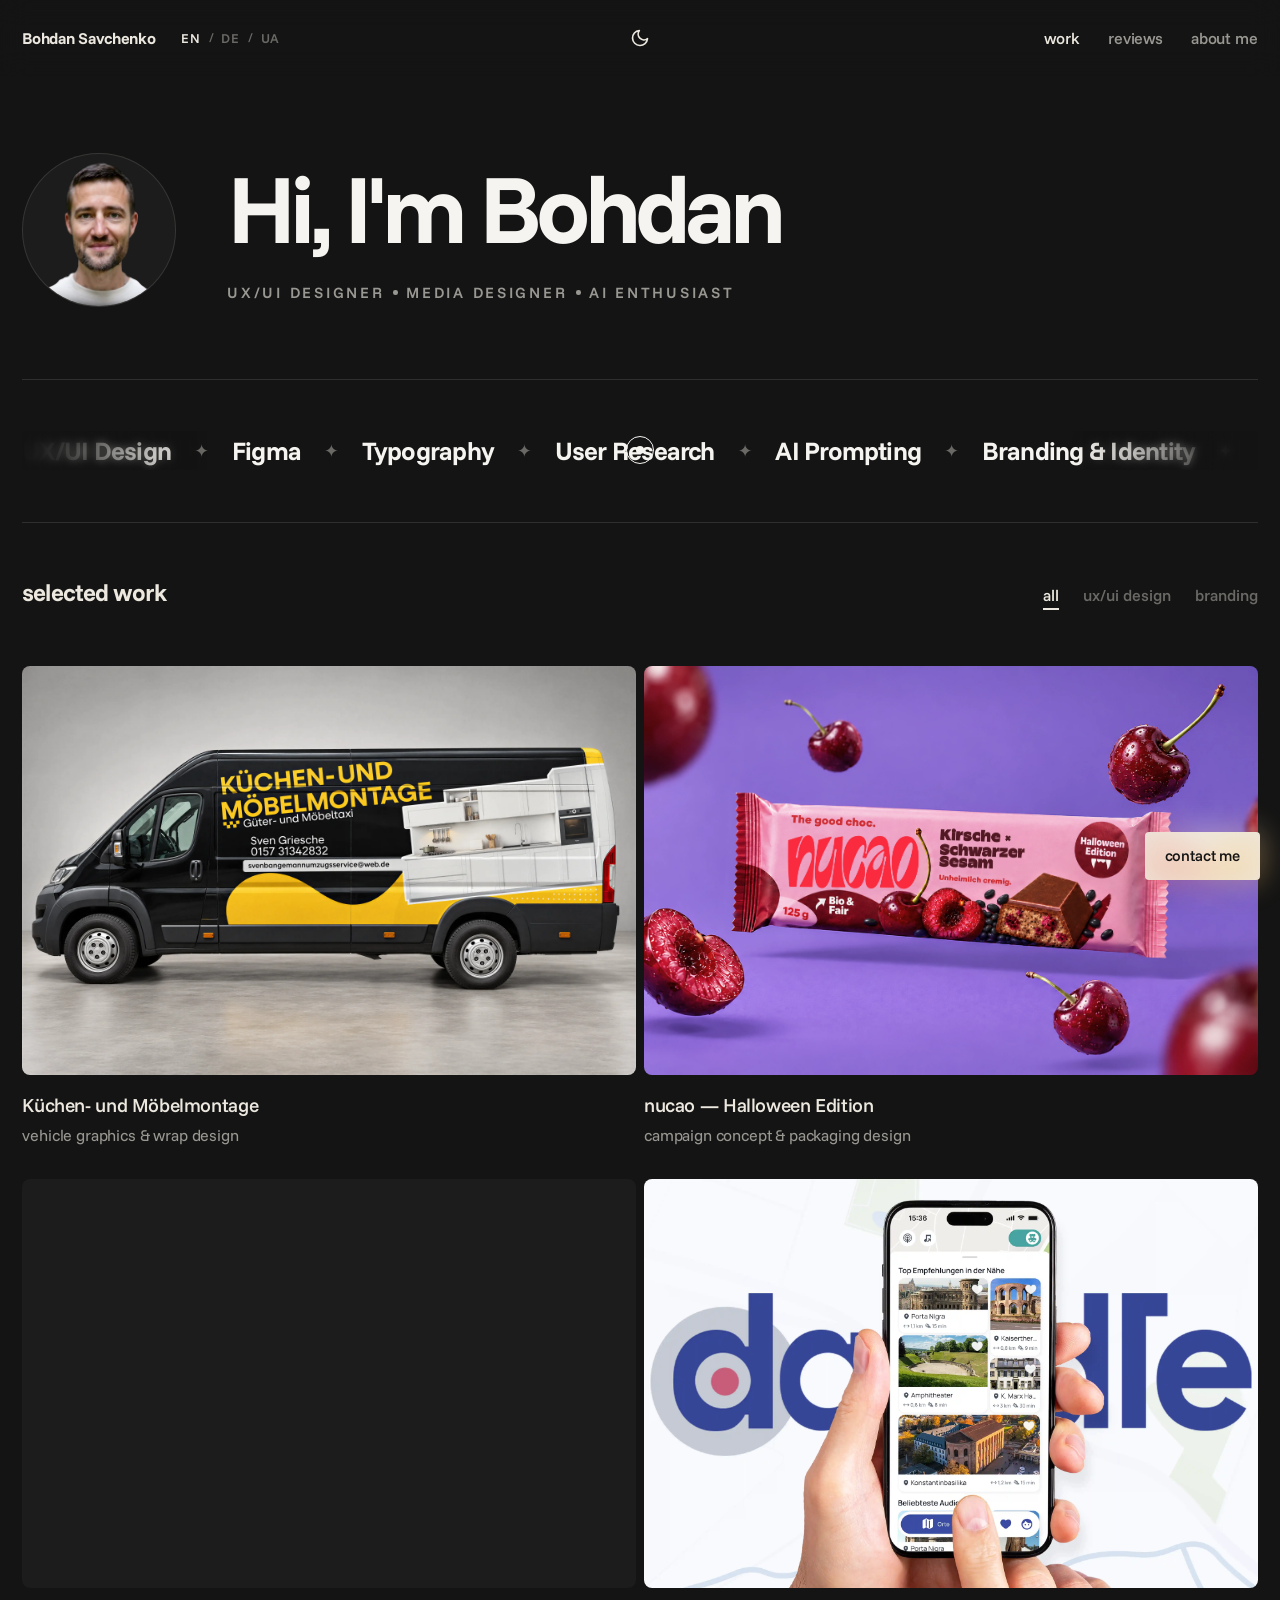
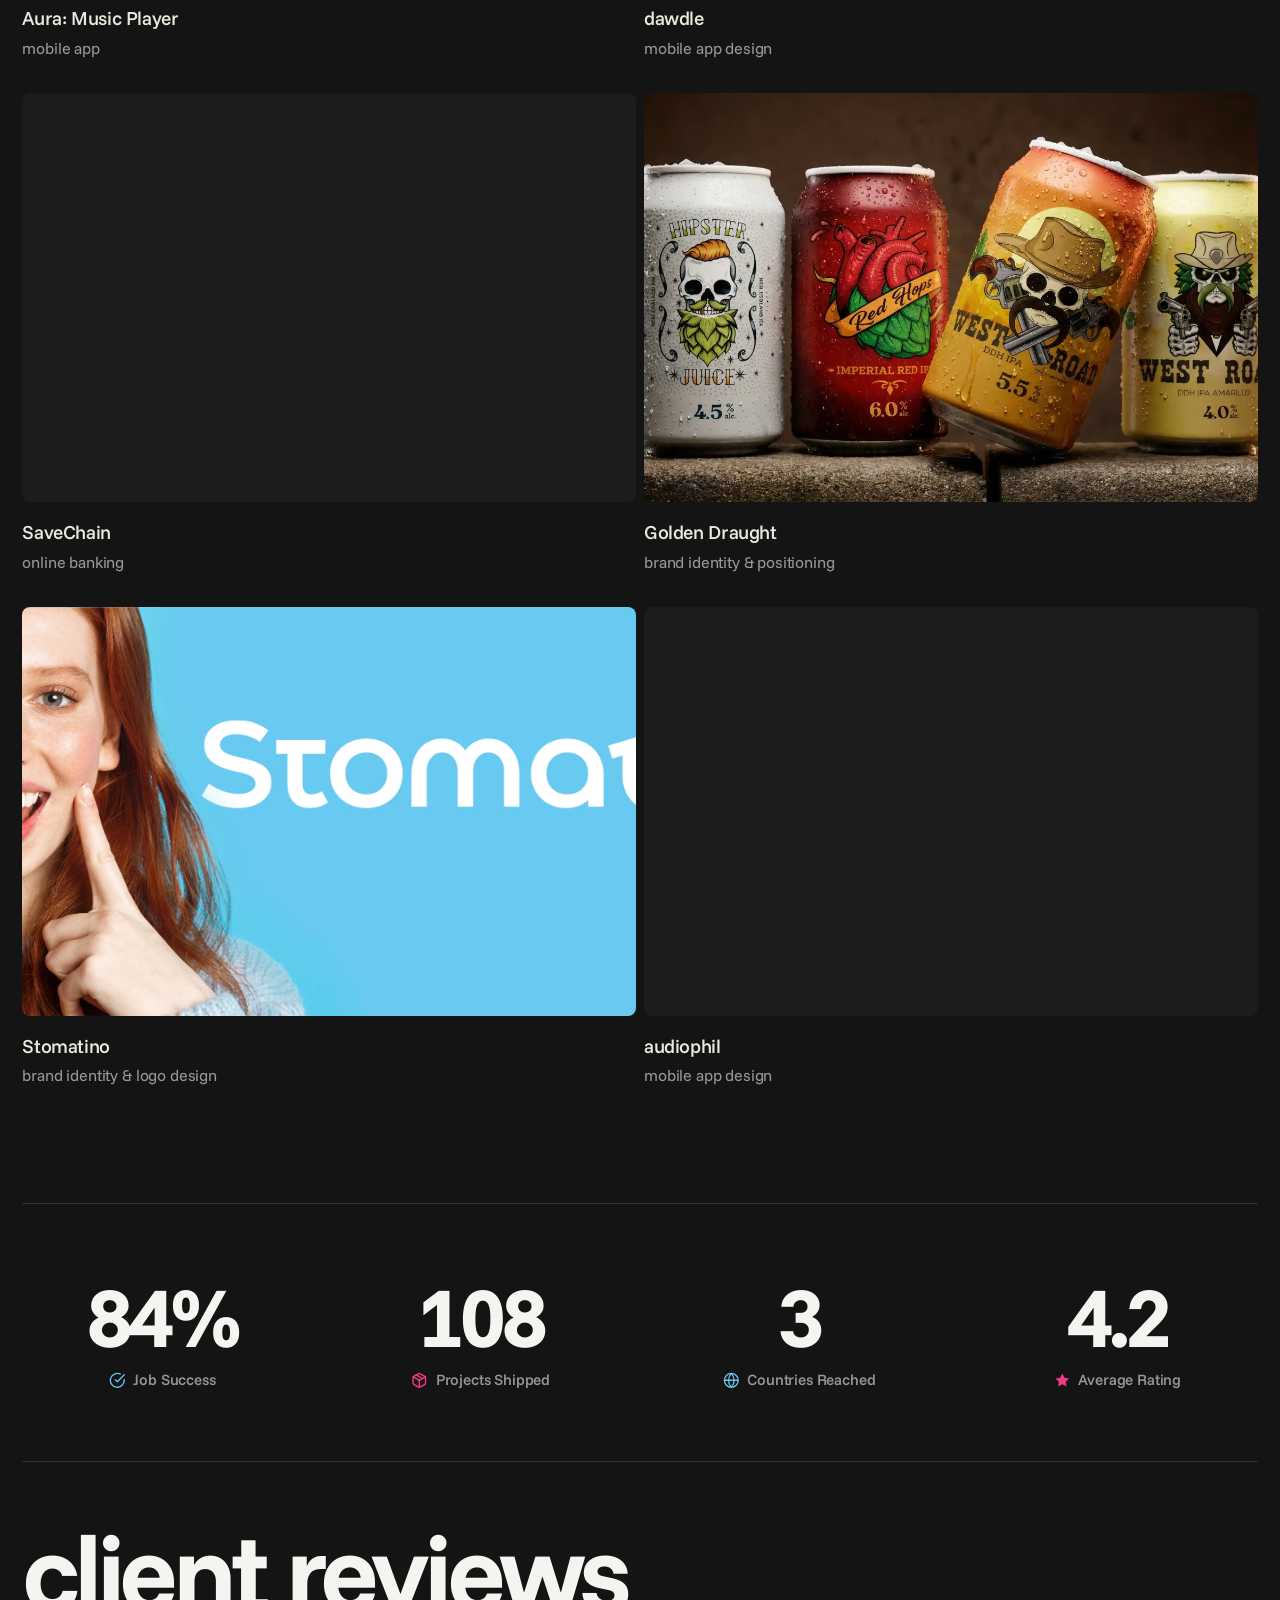
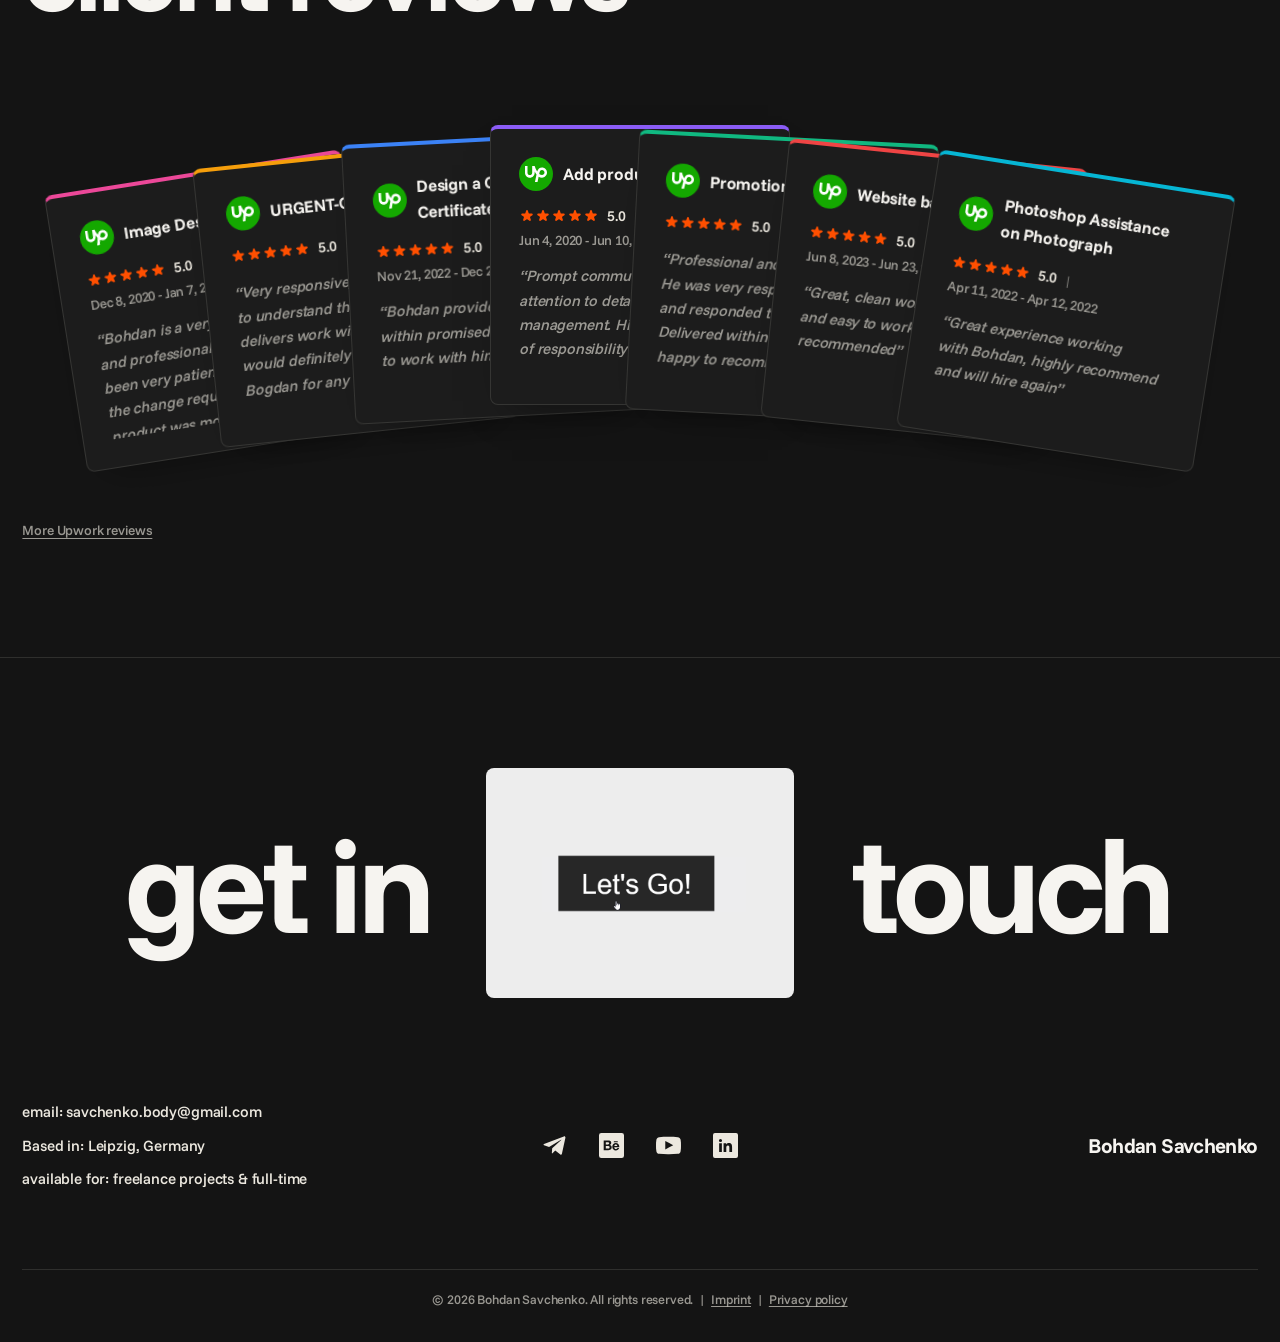
<file: index.html>
<!DOCTYPE html>
<html lang="en" data-theme="dark">
<head>
  <meta charset="UTF-8" />
  <meta name="viewport" content="width=device-width, initial-scale=1" />
  <title>Bohdan Savchenko | Mobile UX/UI Designer</title>
  <meta name="description" content="Portfolio of Bohdan Savchenko, UX/UI Designer & Media Designer based in Leipzig, Germany." />

  <link rel="icon" href="/favicon.svg" type="image/svg+xml" />
  <link rel="apple-touch-icon" href="/favicon.svg" />

  <!-- Fonts: Funnel Sans, self-hosted in /fonts (no Google Fonts request) -->
  <link rel="stylesheet" href="./styles.css?v=20261024-savechain19" />
</head>
<body>
  <!-- ============ HEADER ============ -->
  <header class="site-header" id="header">
    <div class="header-inner">
      <a href="/" class="logo">Bohdan Savchenko</a>

      <div class="lang-switch" role="group" aria-label="Language">
        <button type="button" class="lang-btn is-active" data-lang="en">EN</button>
        <span class="lang-sep">/</span>
        <button type="button" class="lang-btn" data-lang="de">DE</button>
        <span class="lang-sep">/</span>
        <button type="button" class="lang-btn" data-lang="uk">UA</button>
      </div>

      <button type="button" id="themeToggle" class="theme-toggle" aria-label="Toggle color theme">
        <svg class="icon icon-sun" viewBox="0 0 24 24" fill="none" stroke="currentColor" stroke-width="2" stroke-linecap="round" stroke-linejoin="round" aria-hidden="true">
          <circle cx="12" cy="12" r="4" /><path d="M12 2v2M12 20v2M4.9 4.9l1.4 1.4M17.7 17.7l1.4 1.4M2 12h2M20 12h2M4.9 19.1l1.4-1.4M17.7 6.3l1.4-1.4" />
        </svg>
        <svg class="icon icon-moon" viewBox="0 0 24 24" fill="none" stroke="currentColor" stroke-width="2" stroke-linecap="round" stroke-linejoin="round" aria-hidden="true">
          <path d="M21 12.8A9 9 0 1 1 11.2 3a7 7 0 0 0 9.8 9.8z" />
        </svg>
      </button>

      <nav class="main-nav" id="mainNav" aria-label="Primary">
        <a href="/#work" aria-current="page" data-i18n="nav.work">work</a>
        <a href="/#reviews" data-i18n="nav.reviews">reviews</a>
        <a href="/about/" data-i18n="nav.about">about me</a>
      </nav>

      <button type="button" class="menu-toggle" id="menuToggle" aria-expanded="false" aria-controls="mainNav" aria-label="Menu">
        <span class="menu-line"></span>
        <span class="menu-line"></span>
        <span class="menu-line"></span>
      </button>
    </div>
  </header>

  <main>
    <!-- ============ HERO ============ -->
    <section class="hero reveal">
      <div class="hero-photo">
        <img src="/Savchenko.webp" alt="Bohdan Savchenko" width="200" height="200"
             onerror="this.closest('.hero-photo').style.display='none';" />
      </div>
      <div class="hero-text">
        <h1 class="hero-title" data-i18n="hero.title">Hi, I'm Bohdan</h1>
        <p class="hero-eyebrow" lang="en">UX/UI Designer <span class="specialty-dot" aria-hidden="true"></span> Media Designer <span class="specialty-dot" aria-hidden="true"></span> AI Enthusiast</p>
      </div>
    </section>

    <!-- ============ SKILLS MARQUEE (looping, built by app.js) ============ -->
    <section class="marquee-section" aria-label="Skills">
      <div class="marquee">
        <div class="marquee-track" id="marqueeTrack"></div>
      </div>
    </section>

    <!-- ============ WORK / PROJECT GRID ============ -->
    <section class="work" id="work" aria-label="Selected work">
      <div class="work-head">
        <h2 class="split-title" data-reveal-words data-i18n="work.title">selected work</h2>
        <!-- category filters (logic in app.js, categories in data.js) -->
        <div class="filter-bar" role="group" aria-label="Filter projects">
          <button type="button" class="filter-btn is-active" data-filter="all" data-i18n="filter.all">all</button>
          <button type="button" class="filter-btn" data-filter="ux-ui" data-i18n="filter.uxui">ux/ui design</button>
          <button type="button" class="filter-btn" data-filter="branding" data-i18n="filter.branding">branding</button>
        </div>
      </div>
      <!-- Project cards injected by app.js -->
      <div class="project-grid" id="projectGrid" aria-live="polite"></div>
    </section>

    <!-- ============ STATS (numbers count up when scrolled into view — initCounters() in app.js).
         Each .stat-num counts 0 -> data-count-to; symbols (%, the decimal place)
         live outside the animated span / come from data-decimals, so they never animate. -->
    <section class="stats reveal" aria-label="Key numbers">
      <ul class="stats-grid">
        <li class="stat" style="--stat-accent: var(--brand-cyan);">
          <p class="stat-value"><span class="stat-num" data-count-to="100">0</span><span class="stat-sym">%</span></p>
          <p class="stat-label">
            <svg class="stat-icon" viewBox="0 0 24 24" fill="none" stroke="currentColor" stroke-width="2" stroke-linecap="round" stroke-linejoin="round" aria-hidden="true">
              <path d="M22 11.08V12a10 10 0 1 1-5.93-9.14" /><path d="m9 11 3 3L22 4" />
            </svg>
            <span data-i18n="stats.success">Job Success</span>
          </p>
        </li>
        <li class="stat" style="--stat-accent: var(--brand-magenta);">
          <p class="stat-value"><span class="stat-num" data-count-to="128">0</span></p>
          <p class="stat-label">
            <svg class="stat-icon" viewBox="0 0 24 24" fill="none" stroke="currentColor" stroke-width="2" stroke-linecap="round" stroke-linejoin="round" aria-hidden="true">
              <path d="m7.5 4.27 9 5.15" /><path d="M21 8a2 2 0 0 0-1-1.73l-7-4a2 2 0 0 0-2 0l-7 4A2 2 0 0 0 3 8v8a2 2 0 0 0 1 1.73l7 4a2 2 0 0 0 2 0l7-4A2 2 0 0 0 21 16Z" /><path d="m3.3 7 8.7 5 8.7-5" /><path d="M12 22V12" />
            </svg>
            <span data-i18n="stats.projects">Projects Shipped</span>
          </p>
        </li>
        <li class="stat" style="--stat-accent: var(--brand-cyan);">
          <p class="stat-value"><span class="stat-num" data-count-to="3">0</span></p>
          <p class="stat-label">
            <svg class="stat-icon" viewBox="0 0 24 24" fill="none" stroke="currentColor" stroke-width="2" stroke-linecap="round" stroke-linejoin="round" aria-hidden="true">
              <circle cx="12" cy="12" r="10" /><path d="M12 2a14.5 14.5 0 0 0 0 20 14.5 14.5 0 0 0 0-20" /><path d="M2 12h20" />
            </svg>
            <span data-i18n="stats.countries">Countries Reached</span>
          </p>
        </li>
        <li class="stat" style="--stat-accent: var(--brand-magenta);">
          <p class="stat-value"><span class="stat-num" data-count-to="5" data-decimals="1">0.0</span></p>
          <p class="stat-label">
            <svg class="stat-icon" viewBox="0 0 24 24" fill="currentColor" aria-hidden="true">
              <path d="m12 2 3.09 6.26L22 9.27l-5 4.87 1.18 6.88L12 17.77l-6.18 3.25L7 14.14 2 9.27l6.91-1.01L12 2z" />
            </svg>
            <span data-i18n="stats.rating">Average Rating</span>
          </p>
        </li>
      </ul>
    </section>

    <!-- ============ TESTIMONIALS (Upwork client reviews) ============ -->
    <section class="testimonials reveal" id="reviews" aria-label="Client reviews">
      <h2 class="display-title" data-reveal-words data-i18n="testimonials.title">client reviews</h2>
      <!-- cards injected by app.js from SITE.testimonials -->
      <div class="testimonial-scroll" id="testimonialScroll"></div>
      <a class="testimonial-more" href="https://www.upwork.com/freelancers/bogdansavchenko6"
         target="_blank" rel="noopener noreferrer" data-i18n="testimonials.more">More Upwork reviews</a>
    </section>

  </main>

  <!-- ============ FOOTER (3 tiers) ============ -->
  <footer class="site-footer reveal" id="contact">
    <!-- tier 1: get in — [Let's Go! gif] — touch -->
    <div class="footer-top">
      <span class="footer-word" data-i18n="footer.get">get in</span>
      <a class="footer-go" href="mailto:savchenko.body@gmail.com" aria-label="Email me — Let's Go!">
        <img class="footer-go-gif" src="./Lets go.gif" alt="" aria-hidden="true"
             onerror="this.closest('.footer-go').classList.add('no-gif'); this.remove();" />
        <span class="footer-go-text">Let's Go! &rarr;</span>
      </a>
      <span class="footer-word" data-i18n="footer.touch">touch</span>
    </div>

    <!-- tier 2: contact meta (left) · social icons (center) · name (right) -->
    <div class="footer-mid">
      <div class="footer-meta">
        <p><span data-i18n="footer.emailLabel">email:</span> <a href="mailto:savchenko.body@gmail.com">savchenko.body@gmail.com</a></p>
        <p data-i18n="footer.based">Based in: Leipzig, Germany</p>
        <p data-i18n="footer.available">available for: freelance projects &amp; full-time</p>
      </div>
      <nav class="footer-social" aria-label="Social">
        <a class="footer-icon" href="https://t.me/SavchenkoB" target="_blank" rel="noopener noreferrer" aria-label="Telegram">
          <svg viewBox="0 0 32 32" fill="currentColor" xmlns="http://www.w3.org/2000/svg" aria-hidden="true"><path d="m2.61743 15.83185 6.44043 2.18732 15.29034-9.34778c.22162-.13556.44873.16547.25757.34143l-11.57592 10.65509-.43048 5.96521c-.03278.4538.51385.70642.83826.38745l3.56421-3.50482 6.51569 4.93243c.70233.53174 1.7193.15698 1.90875-.70331l4.53692-20.59997c.25879-1.17517-.8927-2.16681-2.01648-1.73645l-25.36206 9.71179c-.7956.30469-.77393 1.43768.03277 1.71161z"/></svg>
        </a>
        <a class="footer-icon" href="https://www.behance.net/savchenkob5285" target="_blank" rel="noopener noreferrer" aria-label="Behance">
          <svg viewBox="0 0 176 176" fill="currentColor" xmlns="http://www.w3.org/2000/svg" aria-hidden="true"><path d="m63.1 80.73h-15.22v-15.49h15.22s9-.21 9 7.75-9 7.74-9 7.74z"/><path d="m74.75 100.46c0 9.49-10.72 9.25-10.72 9.25h-16.15v-18.48h16.12s10.75-.23 10.75 9.23z"/><path d="m118.3 80.87c-5.49 0-10 4.11-10.9 10.55h21.8c-.86-6.42-5.42-10.55-10.9-10.55zm0 0c-5.49 0-10 4.11-10.9 10.55h21.8c-.86-6.42-5.42-10.55-10.9-10.55zm41.37-80.87h-143.34a16.33 16.33 0 0 0 -16.33 16.33v143.34a16.33 16.33 0 0 0 16.33 16.33h143.34a16.33 16.33 0 0 0 16.33-16.33v-143.34a16.33 16.33 0 0 0 -16.33-16.33zm-55.21 58h27.54v6.86h-27.54zm-26.27 60.73c-3.79 1.87-8.55 2.46-13 2.46h-32.19v-67.61h35.39c4.38 0 17.94 2.61 18 15.64 0 9-5 13.12-9.31 15.1 0 0 11.24 3.34 12.14 13.28s-.88 16.12-11.03 21.13zm64.66-18.65h-35.45c-.34 7.81 5.37 12.47 11.86 12.47a12.44 12.44 0 0 0 11-6.58h11.61c-3.19 11.62-12.54 16.46-23.59 16.46-14.47 0-24.76-11.6-24.76-25.92s11.09-25.93 24.76-25.93 24.72 11.61 24.72 25.93c0 1.24 0 2.42-.15 3.57zm-24.55-19.21c-5.49 0-10 4.11-10.9 10.55h21.8c-.86-6.42-5.42-10.55-10.9-10.55z"/></svg>
        </a>
        <a class="footer-icon" href="https://www.youtube.com/@HardBitEasy" target="_blank" rel="noopener noreferrer" aria-label="YouTube">
          <svg viewBox="0 0 96.875 96.875" fill="currentColor" xmlns="http://www.w3.org/2000/svg" aria-hidden="true"><path d="m95.201 25.538c-1.186-5.152-5.4-8.953-10.473-9.52-12.013-1.341-24.172-1.348-36.275-1.341-12.105-.007-24.266 0-36.279 1.341-5.07.567-9.281 4.368-10.467 9.52-1.688 7.337-1.707 15.346-1.707 22.9s0 15.562 1.688 22.898c1.184 5.151 5.396 8.952 10.469 9.52 12.012 1.342 24.172 1.349 36.277 1.342 12.107.007 24.264 0 36.275-1.342 5.07-.567 9.285-4.368 10.471-9.52 1.689-7.337 1.695-15.345 1.695-22.898 0-7.554.014-15.563-1.674-22.9zm-59.265 37.936c0-10.716 0-21.32 0-32.037 10.267 5.357 20.466 10.678 30.798 16.068-10.3 5.342-20.504 10.631-30.798 15.969z"/></svg>
        </a>
        <a class="footer-icon" href="https://www.linkedin.com/in/savchenkobohdan/" target="_blank" rel="noopener noreferrer" aria-label="LinkedIn">
          <svg viewBox="0 0 152 152" fill="currentColor" xmlns="http://www.w3.org/2000/svg" aria-hidden="true"><path d="m140 0h-128a12 12 0 0 0 -12 12v128a12 12 0 0 0 12 12h128a12 12 0 0 0 12-12v-128a12 12 0 0 0 -12-12zm-86.1 116h-16.58v-53.41h16.58zm-8.3-60.7a9.65 9.65 0 1 1 9.61-9.7 9.68 9.68 0 0 1 -9.61 9.7zm70.4 60.7h-16.57v-26c0-6.2-.12-14.15-8.62-14.15s-10 6.74-10 13.7v26.45h-16.51v-53.41h15.91v7.28h.23c2.21-4.2 7.62-8.62 15.69-8.62 16.78 0 19.87 11 19.87 25.41z"/></svg>
        </a>
      </nav>
      <span class="footer-name-mid">Bohdan Savchenko</span>
    </div>

    <!-- tier 4: legal footer (copyright + Impressum/Datenschutz) -->
    <div class="legal-footer">
      <span>&copy; 2026 Bohdan Savchenko. All rights reserved.</span>
      <span>|</span>
      <a href="/impressum.html">Impressum</a>
      <span>|</span>
      <a href="/datenschutz.html">Datenschutz</a>
    </div>
  </footer>

  <!-- floating contact button -->
  <a class="contact-fab" href="mailto:savchenko.body@gmail.com" data-i18n="footer.fab">contact me</a>

  <script src="./data.js?v=20261024-savechain19"></script>
  <script src="/data-uk.js?v=20261024-savechain19"></script>
  <script src="./app.js?v=20261024-savechain19"></script>
</body>
</html>
</file>
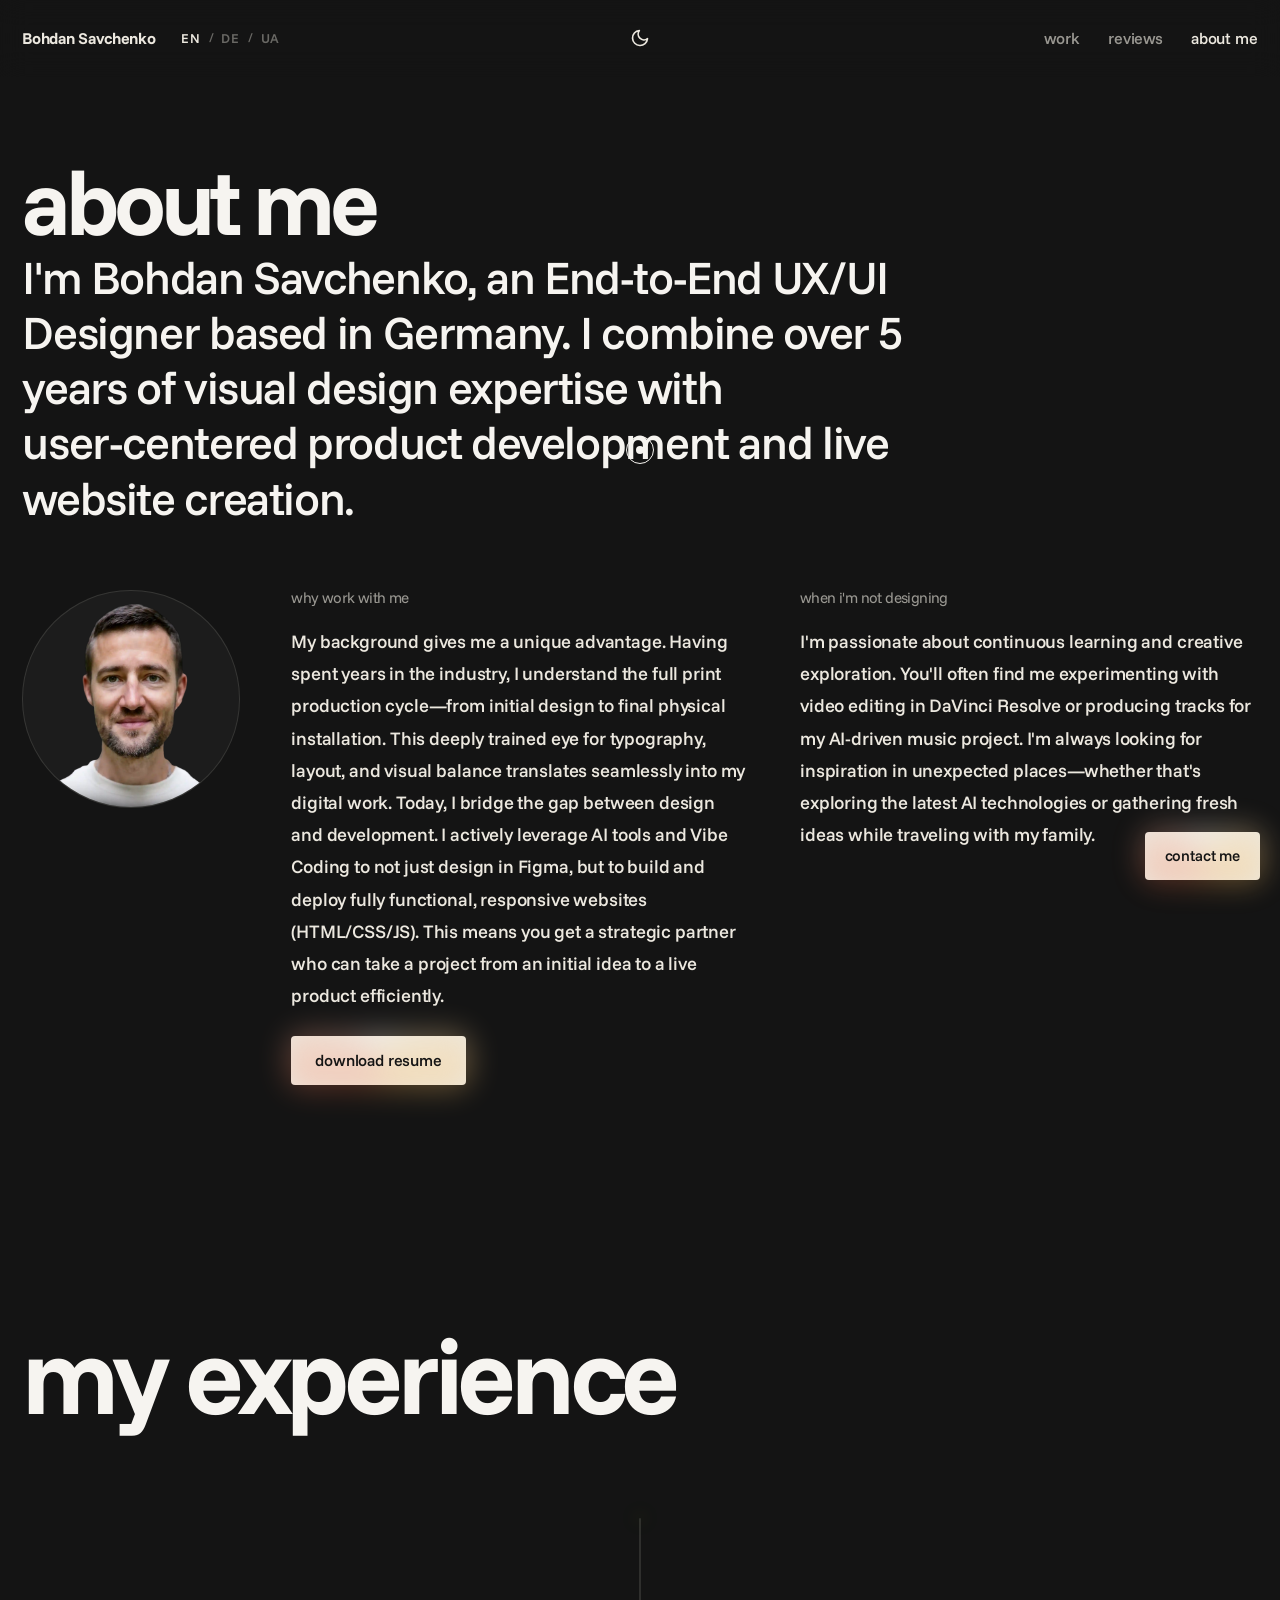
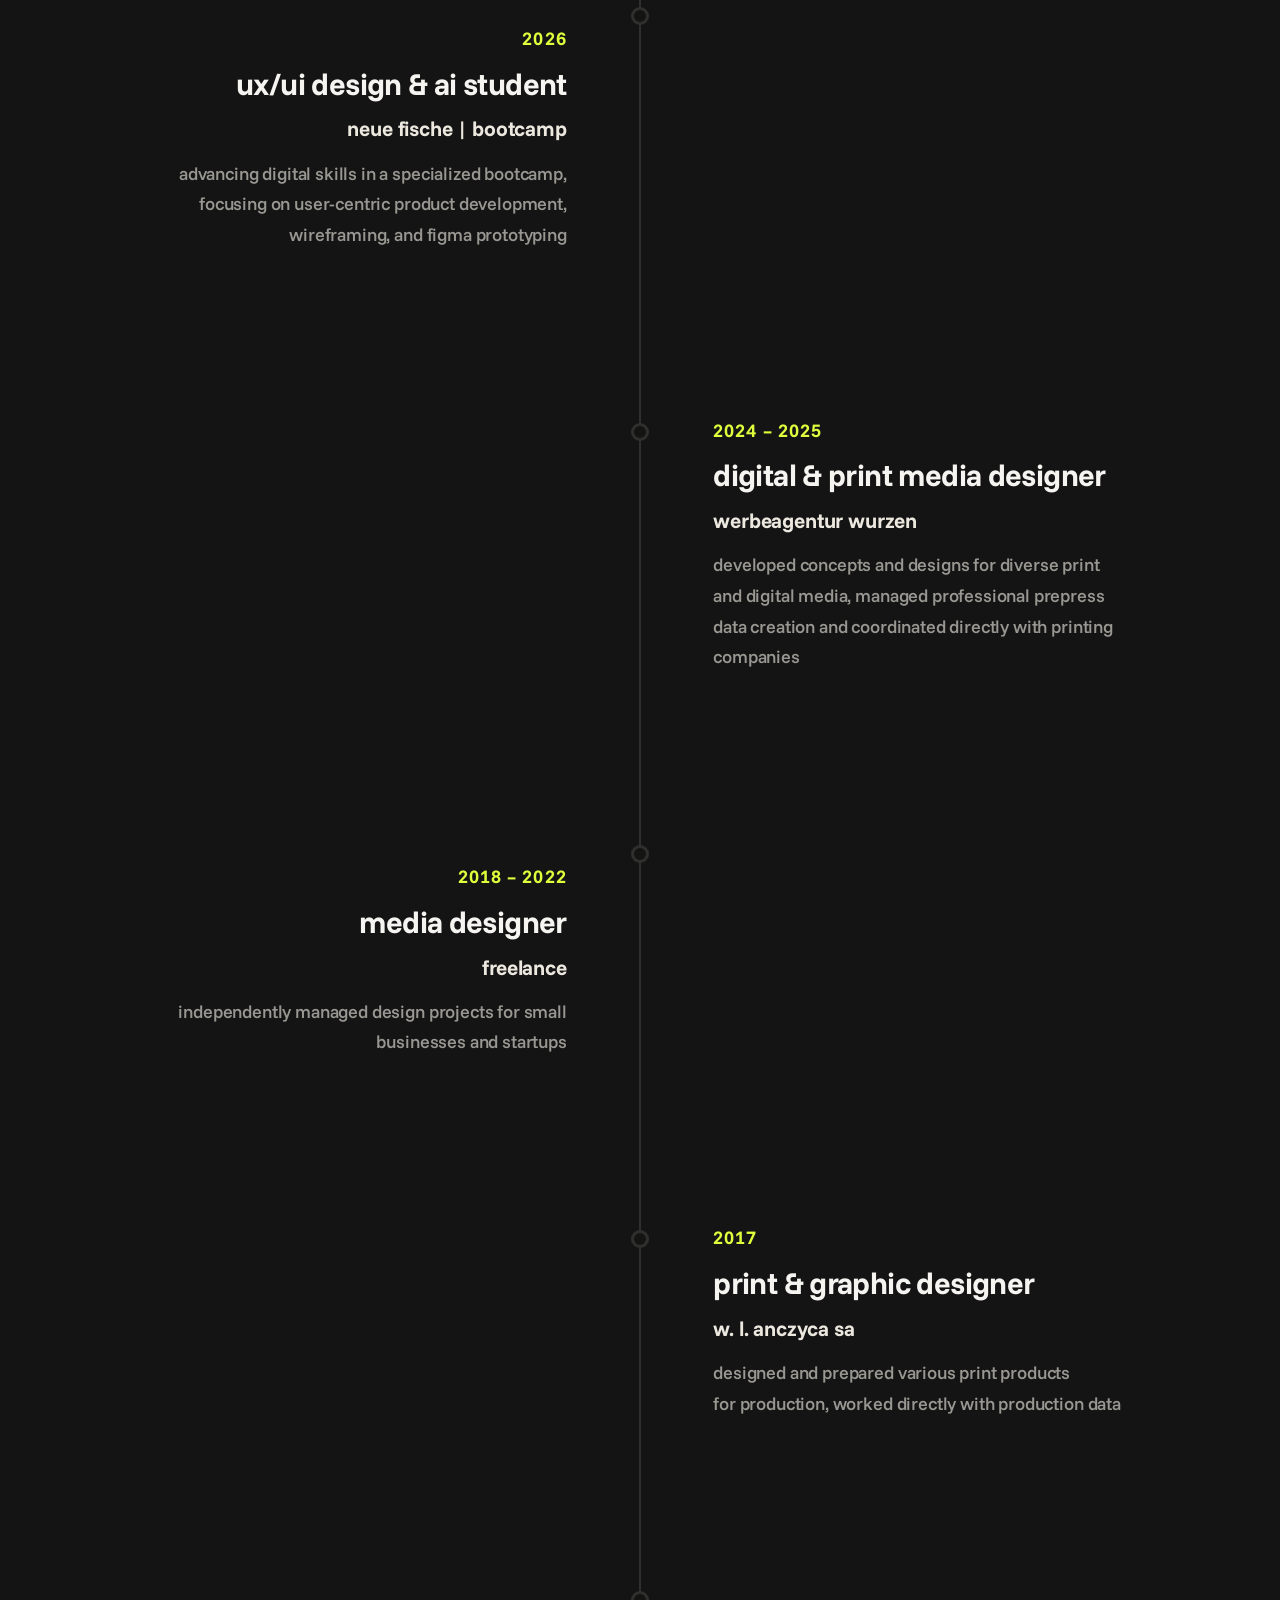
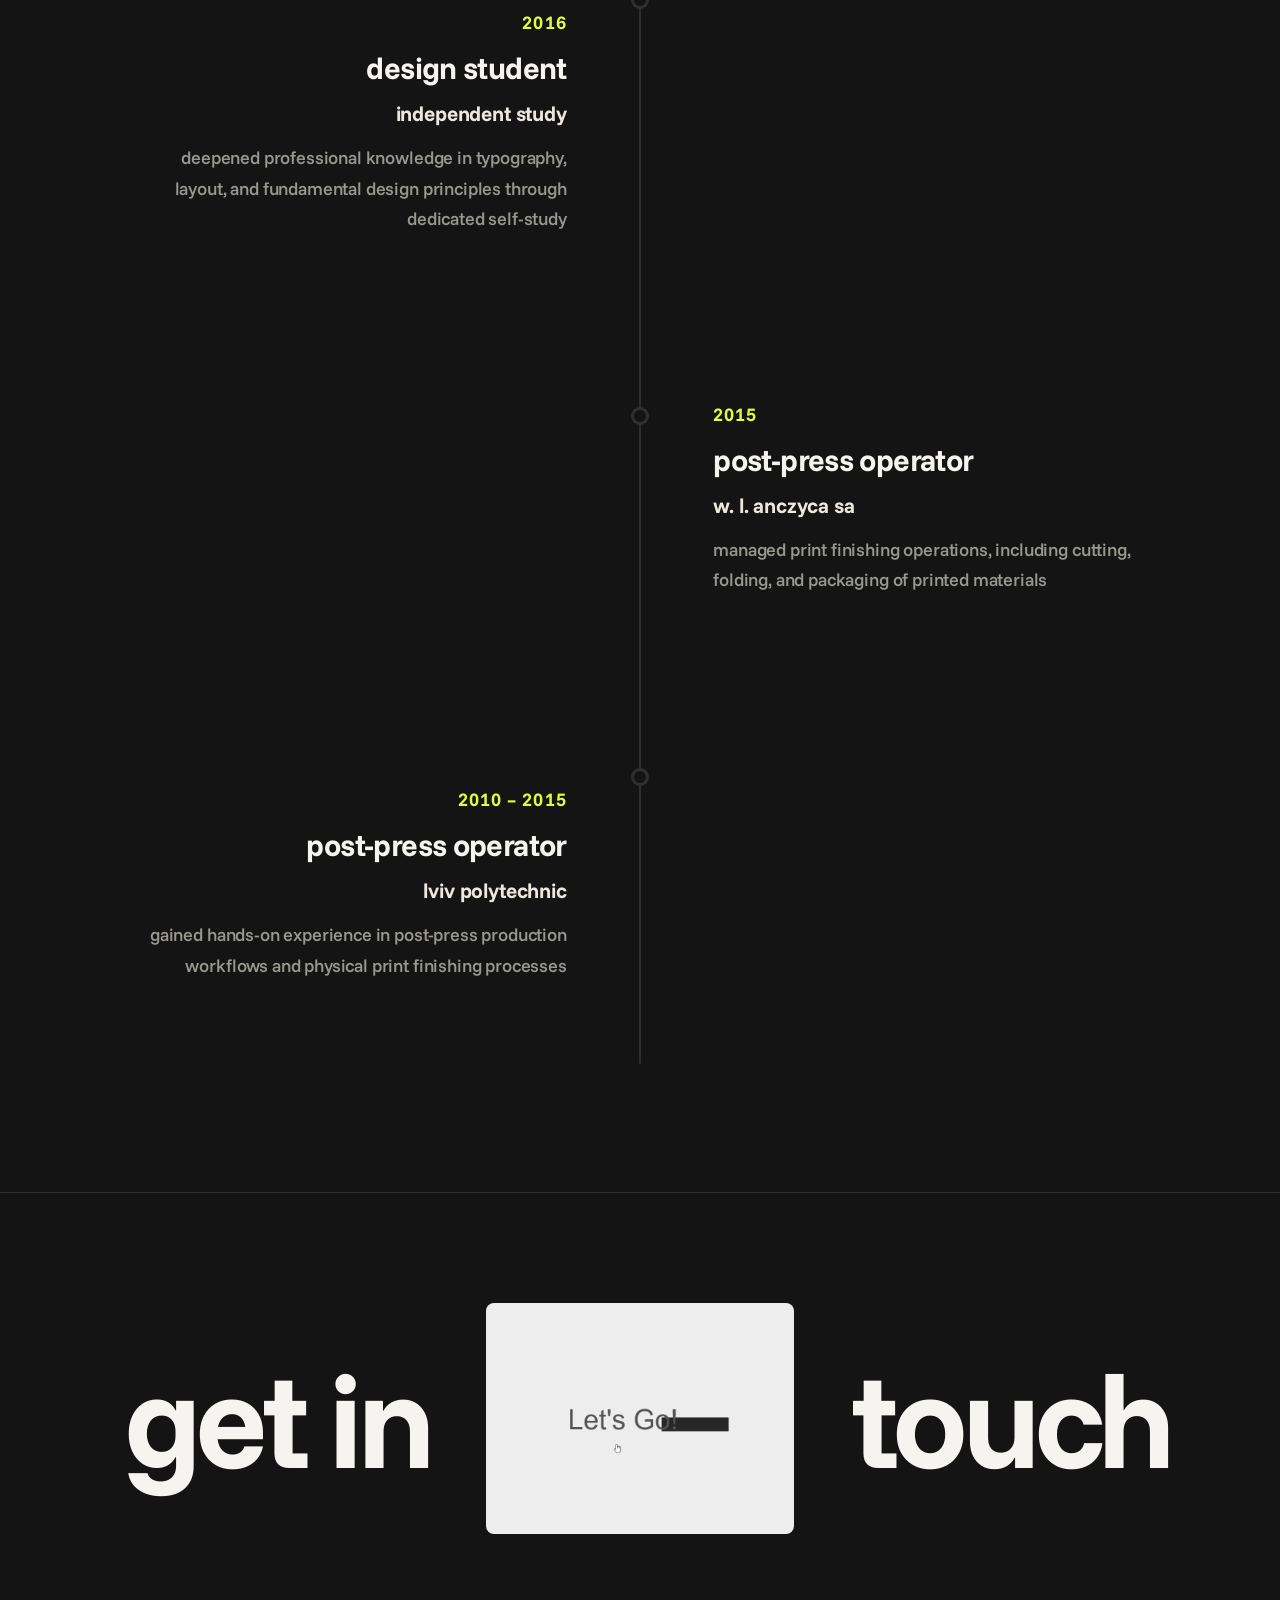
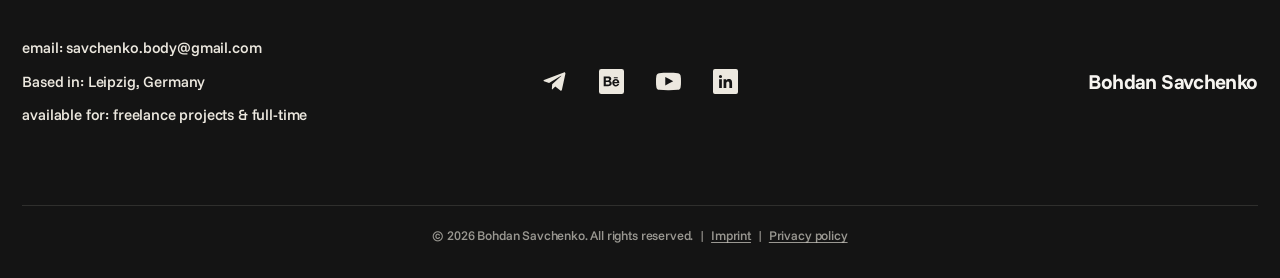
<file: about/index.html>
<!DOCTYPE html>
<html lang="en" data-theme="dark">
<head>
  <meta charset="UTF-8" />
  <meta name="viewport" content="width=device-width, initial-scale=1" />
  <title>About Me — Bohdan Savchenko</title>
  <meta name="description" content="About Bohdan Savchenko — UX/UI Designer & Media Designer based in Leipzig, Germany." />

  <link rel="icon" href="/favicon.svg" type="image/svg+xml" />
  <link rel="apple-touch-icon" href="/favicon.svg" />

  <!-- Fonts: Funnel Sans, self-hosted in /fonts (no Google Fonts request) -->
  <link rel="stylesheet" href="/styles.css?v=20261024-savechain19" />
</head>
<body>
  <!-- ============ HEADER ============ -->
  <header class="site-header" id="header">
    <div class="header-inner">
      <a href="/" class="logo">Bohdan Savchenko</a>

      <div class="lang-switch" role="group" aria-label="Language">
        <button type="button" class="lang-btn is-active" data-lang="en">EN</button>
        <span class="lang-sep">/</span>
        <button type="button" class="lang-btn" data-lang="de">DE</button>
        <span class="lang-sep">/</span>
        <button type="button" class="lang-btn" data-lang="uk">UA</button>
      </div>

      <button type="button" id="themeToggle" class="theme-toggle" aria-label="Toggle color theme">
        <svg class="icon icon-sun" viewBox="0 0 24 24" fill="none" stroke="currentColor" stroke-width="2" stroke-linecap="round" stroke-linejoin="round" aria-hidden="true">
          <circle cx="12" cy="12" r="4" /><path d="M12 2v2M12 20v2M4.9 4.9l1.4 1.4M17.7 17.7l1.4 1.4M2 12h2M20 12h2M4.9 19.1l1.4-1.4M17.7 6.3l1.4-1.4" />
        </svg>
        <svg class="icon icon-moon" viewBox="0 0 24 24" fill="none" stroke="currentColor" stroke-width="2" stroke-linecap="round" stroke-linejoin="round" aria-hidden="true">
          <path d="M21 12.8A9 9 0 1 1 11.2 3a7 7 0 0 0 9.8 9.8z" />
        </svg>
      </button>

      <nav class="main-nav" id="mainNav" aria-label="Primary">
        <a href="/#work" data-i18n="nav.work">work</a>
        <a href="/#reviews" data-i18n="nav.reviews">reviews</a>
        <a href="/about/" aria-current="page" data-i18n="nav.about">about me</a>
      </nav>

      <button type="button" class="menu-toggle" id="menuToggle" aria-expanded="false" aria-controls="mainNav" aria-label="Menu">
        <span class="menu-line"></span>
        <span class="menu-line"></span>
        <span class="menu-line"></span>
      </button>
    </div>
  </header>

  <main class="about-page">
    <!-- ============ ABOUT BLOCK (intro + 3-column grid) ============ -->
    <section class="about-block">
      <h1 class="page-title" data-reveal-words data-i18n="about.title">about me</h1>
      <p class="about-intro" data-reveal-words data-i18n="home.statement"></p>
      <div class="about-cols" id="aboutGrid">
        <!-- col 1: profile photo (same source as the homepage hero) -->
        <figure class="about-portrait">
          <img src="/Savchenko.webp" alt="Bohdan Savchenko" width="240" height="240"
               onerror="this.closest('.about-portrait').style.display='none';" />
        </figure>
        <!-- col 2: why work with me + resume -->
        <div class="about-col">
          <h3 class="about-sub" data-reveal-words data-i18n="home.why.title">why work with me</h3>
          <p data-reveal-words data-i18n="home.why.body"></p>
          <a class="btn-pill" id="resumeBtn" href="/CV/ENG_CV_%20Savchenko.pdf" download="ENG_CV_Savchenko.pdf"
             data-i18n="resume">download resume</a>
        </div>
        <!-- col 3: when i'm not designing -->
        <div class="about-col">
          <h3 class="about-sub" data-reveal-words data-i18n="home.fun.title">when i'm not designing</h3>
          <p data-reveal-words data-i18n="home.fun.body"></p>
        </div>
      </div>
    </section>

    <!-- ============ EXPERIENCE (animated alternating timeline) ============ -->
    <section class="experience">
      <h2 class="display-title" data-reveal-words data-i18n="about.exp">my experience</h2>
      <div class="timeline" id="expTimeline">
        <div class="timeline-line"></div>
        <div class="timeline-line-fill" id="timelineFill"></div>
        <!-- items injected by app.js from SITE.experience -->
        <ol class="timeline-items" id="timelineItems"></ol>
      </div>
    </section>
  </main>

  <!-- ============ FOOTER (3 tiers) ============ -->
  <footer class="site-footer reveal" id="contact">
    <!-- tier 1: get in — [Let's Go! gif] — touch -->
    <div class="footer-top">
      <span class="footer-word" data-i18n="footer.get">get in</span>
      <a class="footer-go" href="mailto:savchenko.body@gmail.com" aria-label="Email me — Let's Go!">
        <img class="footer-go-gif" src="/Lets go.gif" alt="" aria-hidden="true"
             onerror="this.closest('.footer-go').classList.add('no-gif'); this.remove();" />
        <span class="footer-go-text">Let's Go! &rarr;</span>
      </a>
      <span class="footer-word" data-i18n="footer.touch">touch</span>
    </div>

    <!-- tier 2: contact meta (left) · social icons (center) · name (right) -->
    <div class="footer-mid">
      <div class="footer-meta">
        <p><span data-i18n="footer.emailLabel">email:</span> <a href="mailto:savchenko.body@gmail.com">savchenko.body@gmail.com</a></p>
        <p data-i18n="footer.based">Based in: Leipzig, Germany</p>
        <p data-i18n="footer.available">available for: freelance projects &amp; full-time</p>
      </div>
      <nav class="footer-social" aria-label="Social">
        <a class="footer-icon" href="https://t.me/SavchenkoB" target="_blank" rel="noopener noreferrer" aria-label="Telegram">
          <svg viewBox="0 0 32 32" fill="currentColor" xmlns="http://www.w3.org/2000/svg" aria-hidden="true"><path d="m2.61743 15.83185 6.44043 2.18732 15.29034-9.34778c.22162-.13556.44873.16547.25757.34143l-11.57592 10.65509-.43048 5.96521c-.03278.4538.51385.70642.83826.38745l3.56421-3.50482 6.51569 4.93243c.70233.53174 1.7193.15698 1.90875-.70331l4.53692-20.59997c.25879-1.17517-.8927-2.16681-2.01648-1.73645l-25.36206 9.71179c-.7956.30469-.77393 1.43768.03277 1.71161z"/></svg>
        </a>
        <a class="footer-icon" href="https://www.behance.net/savchenkob5285" target="_blank" rel="noopener noreferrer" aria-label="Behance">
          <svg viewBox="0 0 176 176" fill="currentColor" xmlns="http://www.w3.org/2000/svg" aria-hidden="true"><path d="m63.1 80.73h-15.22v-15.49h15.22s9-.21 9 7.75-9 7.74-9 7.74z"/><path d="m74.75 100.46c0 9.49-10.72 9.25-10.72 9.25h-16.15v-18.48h16.12s10.75-.23 10.75 9.23z"/><path d="m118.3 80.87c-5.49 0-10 4.11-10.9 10.55h21.8c-.86-6.42-5.42-10.55-10.9-10.55zm0 0c-5.49 0-10 4.11-10.9 10.55h21.8c-.86-6.42-5.42-10.55-10.9-10.55zm41.37-80.87h-143.34a16.33 16.33 0 0 0 -16.33 16.33v143.34a16.33 16.33 0 0 0 16.33 16.33h143.34a16.33 16.33 0 0 0 16.33-16.33v-143.34a16.33 16.33 0 0 0 -16.33-16.33zm-55.21 58h27.54v6.86h-27.54zm-26.27 60.73c-3.79 1.87-8.55 2.46-13 2.46h-32.19v-67.61h35.39c4.38 0 17.94 2.61 18 15.64 0 9-5 13.12-9.31 15.1 0 0 11.24 3.34 12.14 13.28s-.88 16.12-11.03 21.13zm64.66-18.65h-35.45c-.34 7.81 5.37 12.47 11.86 12.47a12.44 12.44 0 0 0 11-6.58h11.61c-3.19 11.62-12.54 16.46-23.59 16.46-14.47 0-24.76-11.6-24.76-25.92s11.09-25.93 24.76-25.93 24.72 11.61 24.72 25.93c0 1.24 0 2.42-.15 3.57zm-24.55-19.21c-5.49 0-10 4.11-10.9 10.55h21.8c-.86-6.42-5.42-10.55-10.9-10.55z"/></svg>
        </a>
        <a class="footer-icon" href="https://www.youtube.com/@HardBitEasy" target="_blank" rel="noopener noreferrer" aria-label="YouTube">
          <svg viewBox="0 0 96.875 96.875" fill="currentColor" xmlns="http://www.w3.org/2000/svg" aria-hidden="true"><path d="m95.201 25.538c-1.186-5.152-5.4-8.953-10.473-9.52-12.013-1.341-24.172-1.348-36.275-1.341-12.105-.007-24.266 0-36.279 1.341-5.07.567-9.281 4.368-10.467 9.52-1.688 7.337-1.707 15.346-1.707 22.9s0 15.562 1.688 22.898c1.184 5.151 5.396 8.952 10.469 9.52 12.012 1.342 24.172 1.349 36.277 1.342 12.107.007 24.264 0 36.275-1.342 5.07-.567 9.285-4.368 10.471-9.52 1.689-7.337 1.695-15.345 1.695-22.898 0-7.554.014-15.563-1.674-22.9zm-59.265 37.936c0-10.716 0-21.32 0-32.037 10.267 5.357 20.466 10.678 30.798 16.068-10.3 5.342-20.504 10.631-30.798 15.969z"/></svg>
        </a>
        <a class="footer-icon" href="https://www.linkedin.com/in/savchenkobohdan/" target="_blank" rel="noopener noreferrer" aria-label="LinkedIn">
          <svg viewBox="0 0 152 152" fill="currentColor" xmlns="http://www.w3.org/2000/svg" aria-hidden="true"><path d="m140 0h-128a12 12 0 0 0 -12 12v128a12 12 0 0 0 12 12h128a12 12 0 0 0 12-12v-128a12 12 0 0 0 -12-12zm-86.1 116h-16.58v-53.41h16.58zm-8.3-60.7a9.65 9.65 0 1 1 9.61-9.7 9.68 9.68 0 0 1 -9.61 9.7zm70.4 60.7h-16.57v-26c0-6.2-.12-14.15-8.62-14.15s-10 6.74-10 13.7v26.45h-16.51v-53.41h15.91v7.28h.23c2.21-4.2 7.62-8.62 15.69-8.62 16.78 0 19.87 11 19.87 25.41z"/></svg>
        </a>
      </nav>
      <span class="footer-name-mid">Bohdan Savchenko</span>
    </div>

    <!-- tier 4: legal footer (copyright + Impressum/Datenschutz) -->
    <div class="legal-footer">
      <span>&copy; 2026 Bohdan Savchenko. All rights reserved.</span>
      <span>|</span>
      <a href="/impressum.html">Impressum</a>
      <span>|</span>
      <a href="/datenschutz.html">Datenschutz</a>
    </div>
  </footer>

  <!-- floating contact button -->
  <a class="contact-fab" href="mailto:savchenko.body@gmail.com" data-i18n="footer.fab">contact me</a>

  <script src="/data.js?v=20261024-savechain19"></script>
  <script src="/data-uk.js?v=20261024-savechain19"></script>
  <script src="/app.js?v=20261024-savechain19"></script>
</body>
</html>
</file>
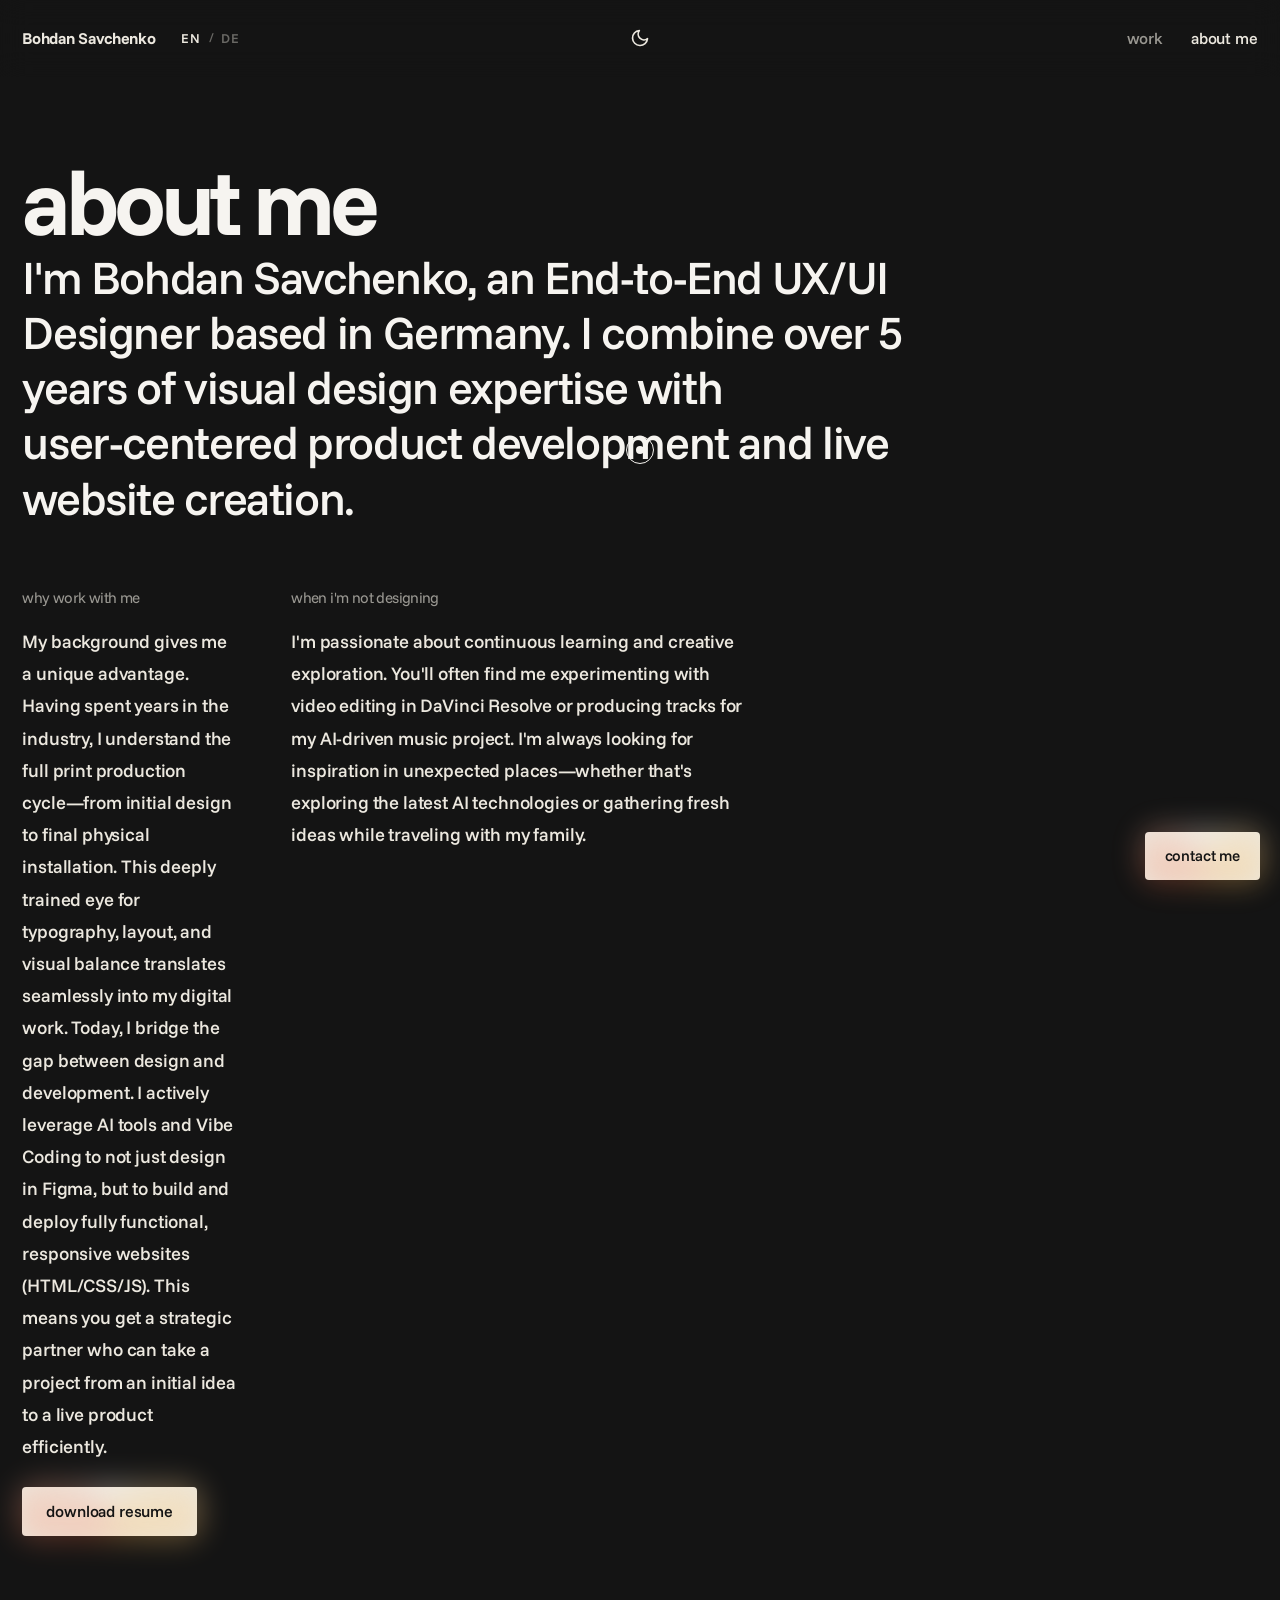
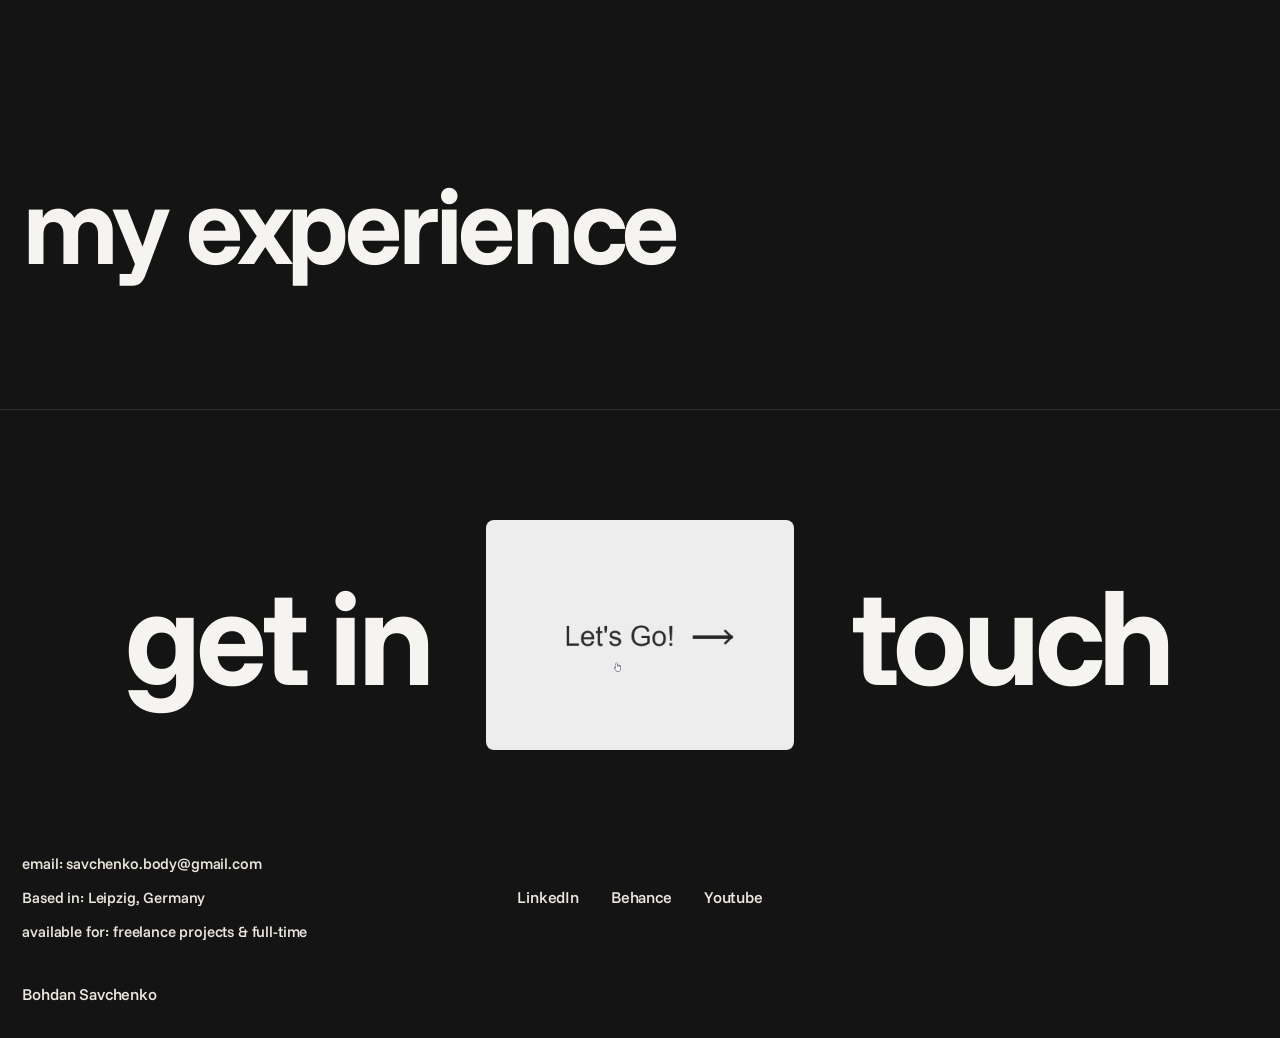
<file: about.html>
<!DOCTYPE html>
<html lang="en" data-theme="dark">
<head>
  <meta charset="UTF-8" />
  <meta name="viewport" content="width=device-width, initial-scale=1" />
  <title>About Me — Bohdan Savchenko</title>
  <meta name="description" content="About Bohdan Savchenko — Junior UX/UI Designer & Media Designer based in Leipzig, Germany." />

  <!-- Fonts: Funnel Sans (matches the live Framer site) -->
  <link rel="preconnect" href="https://fonts.googleapis.com" />
  <link rel="preconnect" href="https://fonts.gstatic.com" crossorigin />
  <link href="https://fonts.googleapis.com/css2?family=Funnel+Sans:wght@400;500;600;700;800&display=swap" rel="stylesheet" />

  <link rel="stylesheet" href="./styles.css" />
</head>
<body>
  <!-- ============ HEADER ============ -->
  <header class="site-header" id="header">
    <div class="header-inner">
      <a href="./index.html" class="logo">Bohdan Savchenko</a>

      <div class="lang-switch" role="group" aria-label="Language">
        <button type="button" class="lang-btn is-active" data-lang="en">EN</button>
        <span class="lang-sep">/</span>
        <button type="button" class="lang-btn" data-lang="de">DE</button>
      </div>

      <button type="button" id="themeToggle" class="theme-toggle" aria-label="Toggle color theme">
        <svg class="icon icon-sun" viewBox="0 0 24 24" fill="none" stroke="currentColor" stroke-width="2" stroke-linecap="round" stroke-linejoin="round" aria-hidden="true">
          <circle cx="12" cy="12" r="4" /><path d="M12 2v2M12 20v2M4.9 4.9l1.4 1.4M17.7 17.7l1.4 1.4M2 12h2M20 12h2M4.9 19.1l1.4-1.4M17.7 6.3l1.4-1.4" />
        </svg>
        <svg class="icon icon-moon" viewBox="0 0 24 24" fill="none" stroke="currentColor" stroke-width="2" stroke-linecap="round" stroke-linejoin="round" aria-hidden="true">
          <path d="M21 12.8A9 9 0 1 1 11.2 3a7 7 0 0 0 9.8 9.8z" />
        </svg>
      </button>

      <nav class="main-nav" id="mainNav" aria-label="Primary">
        <a href="./index.html" data-i18n="nav.work">work</a>
        <a href="./about.html" aria-current="page" data-i18n="nav.about">about me</a>
      </nav>

      <button type="button" class="menu-toggle" id="menuToggle" aria-expanded="false" aria-controls="mainNav" aria-label="Menu">
        <span class="menu-line"></span>
        <span class="menu-line"></span>
        <span class="menu-line"></span>
      </button>
    </div>
  </header>

  <main class="about-page">
    <!-- ============ ABOUT BLOCK (intro + 3-column grid) ============ -->
    <section class="about-block">
      <h1 class="page-title" data-reveal-words data-i18n="about.title">about me</h1>
      <p class="about-intro" data-reveal-words data-i18n="home.statement"></p>
      <div class="about-cols no-avatar" id="aboutGrid">
        <!-- col 1: avatar (injected by app.js: ./Photo Avatar.webp) -->
        <figure class="about-portrait is-hidden" id="aboutAvatar"></figure>
        <!-- col 2: why work with me + resume -->
        <div class="about-col">
          <h3 class="about-sub" data-reveal-words data-i18n="home.why.title">why work with me</h3>
          <p data-reveal-words data-i18n="home.why.body"></p>
          <a class="btn-pill" href="https://drive.google.com/drive/folders/1W6p4l5t1wbfSNc6ihDIqkd7J5G1z-n0b"
             target="_blank" rel="noopener noreferrer" data-i18n="resume">download resume</a>
        </div>
        <!-- col 3: when i'm not designing -->
        <div class="about-col">
          <h3 class="about-sub" data-reveal-words data-i18n="home.fun.title">when i'm not designing</h3>
          <p data-reveal-words data-i18n="home.fun.body"></p>
        </div>
      </div>
    </section>

    <!-- ============ EXPERIENCE ============ -->
    <section class="experience">
      <h2 class="display-title" data-reveal-words data-i18n="about.exp">my experience</h2>
      <!-- rows injected by app.js from SITE.experience -->
      <ol class="exp-list" id="expList"></ol>
    </section>
  </main>

  <!-- ============ FOOTER (3 tiers) ============ -->
  <footer class="site-footer reveal" id="contact">
    <!-- tier 1: get in — [Let's Go! gif] — touch -->
    <div class="footer-top">
      <span class="footer-word" data-i18n="footer.get">get in</span>
      <a class="footer-go" href="mailto:savchenko.body@gmail.com" aria-label="Email me — Let's Go!">
        <img class="footer-go-gif" src="./Lets go.gif" alt="" aria-hidden="true"
             onerror="this.closest('.footer-go').classList.add('no-gif'); this.remove();" />
        <span class="footer-go-text">Let's Go! &rarr;</span>
      </a>
      <span class="footer-word" data-i18n="footer.touch">touch</span>
    </div>

    <!-- tier 2: meta (left) + social (right) -->
    <div class="footer-mid">
      <div class="footer-meta">
        <p><span data-i18n="footer.emailLabel">email:</span> <a href="mailto:savchenko.body@gmail.com">savchenko.body@gmail.com</a></p>
        <p data-i18n="footer.based">Based in: Leipzig, Germany</p>
        <p data-i18n="footer.available">available for: freelance projects &amp; full-time</p>
      </div>
      <nav class="footer-social" aria-label="Social">
        <a href="https://www.linkedin.com/in/savchenkobohdan/" target="_blank" rel="noopener noreferrer">LinkedIn</a>
        <a href="https://www.behance.net/savchenkob5285" target="_blank" rel="noopener noreferrer">Behance</a>
        <a href="https://www.youtube.com/@HardBitEasy" target="_blank" rel="noopener noreferrer">Youtube</a>
      </nav>
    </div>

    <!-- tier 3: giant name touching the bottom edge -->
    <div class="footer-bottom">
      <span class="footer-name">Bohdan Savchenko</span>
    </div>
  </footer>

  <!-- floating contact button -->
  <a class="contact-fab" href="mailto:savchenko.body@gmail.com" data-i18n="footer.fab">contact me</a>

  <script src="./data.js"></script>
  <script src="./app.js"></script>
</body>
</html>
</file>
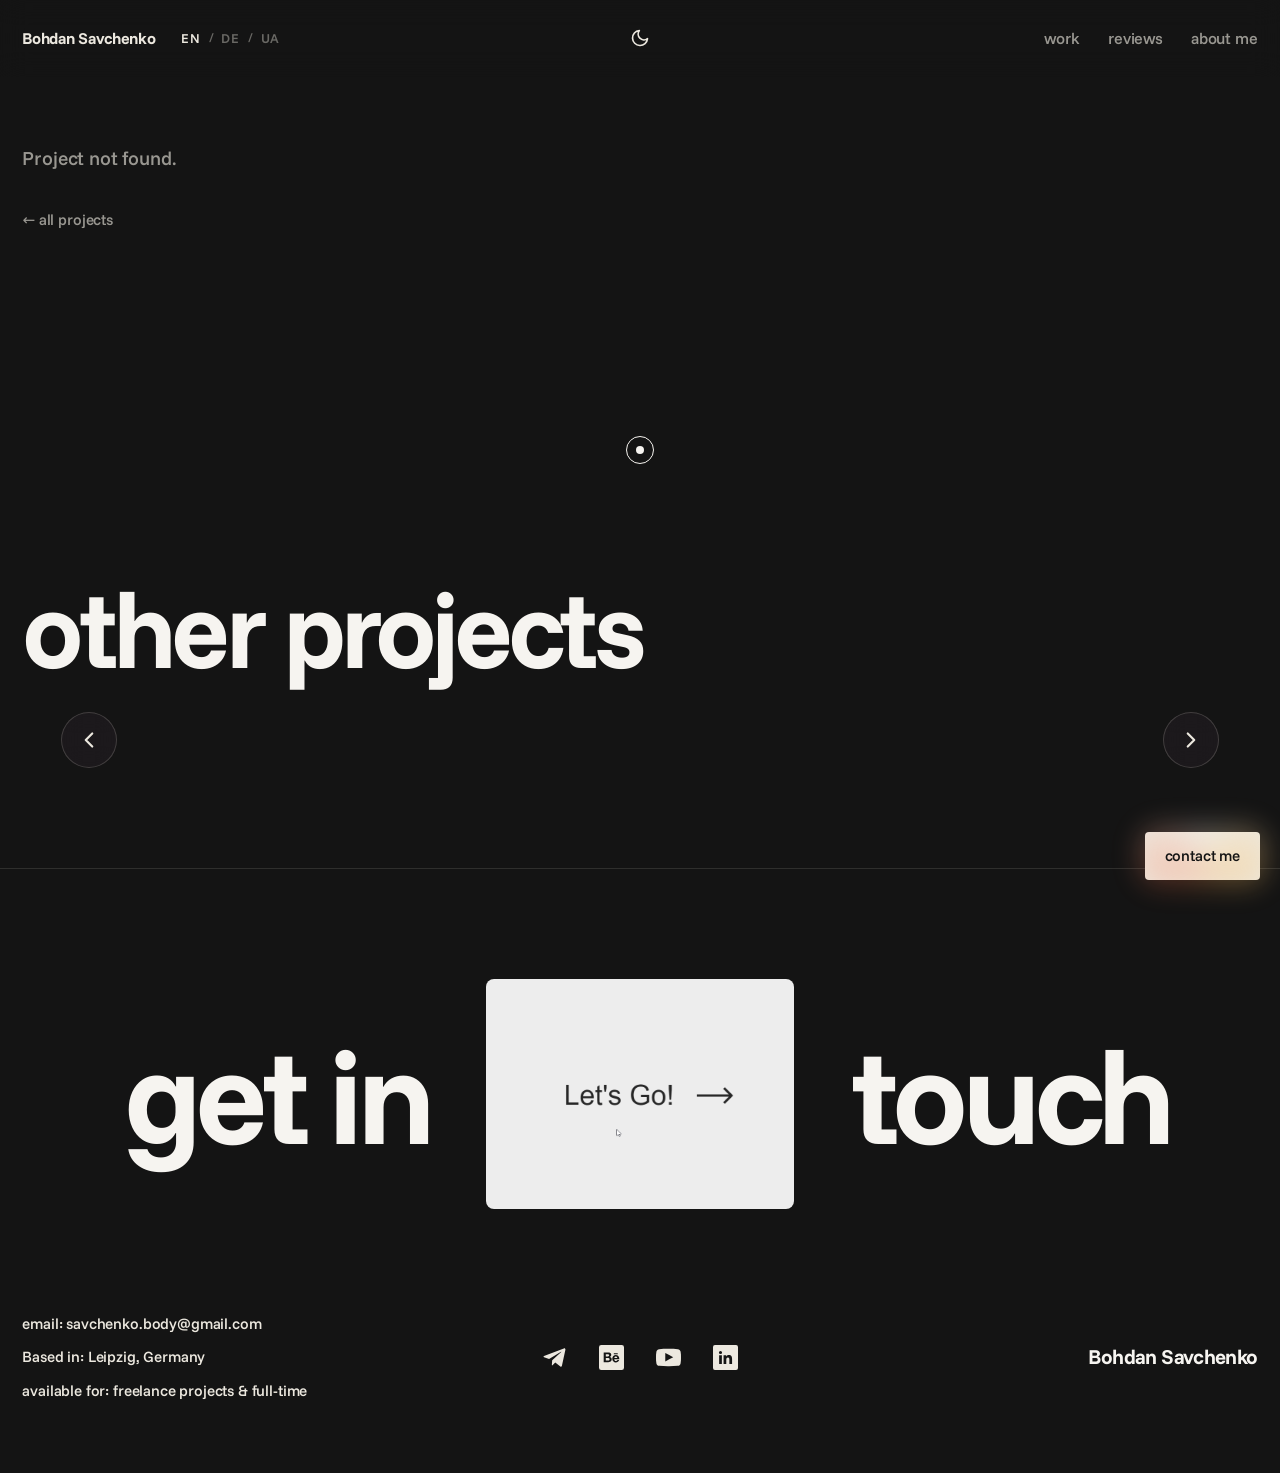
<file: case-study.html>
<!DOCTYPE html>
<html lang="en" data-theme="dark">
<head>
  <meta charset="UTF-8" />
  <meta name="viewport" content="width=device-width, initial-scale=1" />
  <title>Case Study — Bohdan Savchenko</title>
  <meta name="description" content="UX/UI case study by Bohdan Savchenko." />

  <link rel="icon" href="/favicon.svg" type="image/svg+xml" />
  <link rel="apple-touch-icon" href="/favicon.svg" />

  <!-- Fonts: Funnel Sans, self-hosted in /fonts (no Google Fonts request) -->
  <link rel="stylesheet" href="./styles.css?v=20261024-savechain19" />
</head>
<body>
  <!-- ============ HEADER ============ -->
  <header class="site-header" id="header">
    <div class="header-inner">
      <a href="/" class="logo">Bohdan Savchenko</a>

      <div class="lang-switch" role="group" aria-label="Language">
        <button type="button" class="lang-btn is-active" data-lang="en">EN</button>
        <span class="lang-sep">/</span>
        <button type="button" class="lang-btn" data-lang="de">DE</button>
        <span class="lang-sep">/</span>
        <button type="button" class="lang-btn" data-lang="uk">UA</button>
      </div>

      <button type="button" id="themeToggle" class="theme-toggle" aria-label="Toggle color theme">
        <svg class="icon icon-sun" viewBox="0 0 24 24" fill="none" stroke="currentColor" stroke-width="2" stroke-linecap="round" stroke-linejoin="round" aria-hidden="true">
          <circle cx="12" cy="12" r="4" /><path d="M12 2v2M12 20v2M4.9 4.9l1.4 1.4M17.7 17.7l1.4 1.4M2 12h2M20 12h2M4.9 19.1l1.4-1.4M17.7 6.3l1.4-1.4" />
        </svg>
        <svg class="icon icon-moon" viewBox="0 0 24 24" fill="none" stroke="currentColor" stroke-width="2" stroke-linecap="round" stroke-linejoin="round" aria-hidden="true">
          <path d="M21 12.8A9 9 0 1 1 11.2 3a7 7 0 0 0 9.8 9.8z" />
        </svg>
      </button>

      <nav class="main-nav" id="mainNav" aria-label="Primary">
        <a href="/#work" data-i18n="nav.work">work</a>
        <a href="/#reviews" data-i18n="nav.reviews">reviews</a>
        <a href="/about/" data-i18n="nav.about">about me</a>
      </nav>

      <button type="button" class="menu-toggle" id="menuToggle" aria-expanded="false" aria-controls="mainNav" aria-label="Menu">
        <span class="menu-line"></span>
        <span class="menu-line"></span>
        <span class="menu-line"></span>
      </button>
    </div>
  </header>

  <!-- ============ CASE STUDY (populated from data.js by app.js) ============ -->
  <main class="case-study" id="caseStudy">
    <a class="cs-back" href="/">
      <svg width="16" height="16" viewBox="0 0 24 24" fill="none" stroke="currentColor" stroke-width="2" stroke-linecap="round" stroke-linejoin="round" aria-hidden="true"><path d="M19 12H5M12 19l-7-7 7-7"/></svg>
      <span data-i18n="cs.back">all projects</span>
    </a>

    <h1 class="cs-title reveal" id="csTitle"></h1>

    <p class="cs-label is-hidden" id="csSubtitle"></p>

    <!-- Large hero image -->
    <figure class="cs-figure cs-hero-media reveal" id="csCover"></figure>

    <!-- project overview: label + lead text, spanning the full width -->
    <section class="cs-overview reveal">
      <p class="cs-label" data-i18n="cs.overview">project overview</p>
      <p class="cs-lead" id="cs_overview"></p>
    </section>

    <!-- project details: 4 items in a single horizontal row (4 columns) -->
    <dl class="cs-meta-row reveal" aria-label="Project details">
      <div class="cs-meta-item">
        <dt data-i18n="cs.type">project type</dt>
        <dd id="csType"></dd>
      </div>
      <div class="cs-meta-item">
        <dt data-i18n="cs.year">year</dt>
        <dd id="csYear"></dd>
      </div>
      <div class="cs-meta-item">
        <dt data-i18n="cs.role">my role</dt>
        <dd id="csRole"></dd>
      </div>
      <div class="cs-meta-item">
        <dt data-i18n="cs.client">client</dt>
        <dd id="csClient"></dd>
      </div>
    </dl>

    <!-- remaining content sections, full width -->
    <div class="cs-sections reveal">
      <section class="cs-section">
        <h2 id="csHeadProblem" data-i18n="cs.problem">the problem</h2>
        <p class="cs-text" id="cs_problem"></p>
      </section>
      <section class="cs-section">
        <h2 id="csHeadResearch" data-i18n="cs.research">user research &amp; wireframes</h2>
        <p class="cs-text" id="cs_research"></p>
      </section>
      <section class="cs-section">
        <h2 id="csHeadFinal" data-i18n="cs.final">final ui</h2>
        <p class="cs-text" id="cs_final"></p>
      </section>
    </div>

    <section class="cs-project-note reveal is-hidden" id="csNoteSection">
      <h2 class="cs-label" id="csNoteHeading"></h2>
      <p class="cs-text" id="csNote"></p>
    </section>
  </main>

  <!-- Auto-collected gallery: <folder>/1…9.webp|.gif (app.js).
       Placed OUTSIDE <main> so it freely expands to 1440px. -->
  <div class="cs-gallery reveal" id="csGallery" aria-label="Project gallery"></div>

  <!-- Other projects -->
  <section class="cs-other reveal">
    <h2 class="display-title" data-i18n="cs.other">other projects</h2>
    <div class="projects-carousel">
      <div class="project-grid" id="otherProjects" aria-live="polite"></div>
      <button type="button" class="lightbox-nav lightbox-prev projects-prev" aria-label="Previous projects" aria-controls="otherProjects">
        <svg width="26" height="26" viewBox="0 0 24 24" fill="none" stroke="currentColor" stroke-width="2" stroke-linecap="round" stroke-linejoin="round" aria-hidden="true"><path d="M15 18l-6-6 6-6"/></svg>
      </button>
      <button type="button" class="lightbox-nav lightbox-next projects-next" aria-label="Next projects" aria-controls="otherProjects">
        <svg width="26" height="26" viewBox="0 0 24 24" fill="none" stroke="currentColor" stroke-width="2" stroke-linecap="round" stroke-linejoin="round" aria-hidden="true"><path d="M9 18l6-6-6-6"/></svg>
      </button>
    </div>
  </section>

  <!-- ============ FOOTER (3 tiers) ============ -->
  <footer class="site-footer reveal" id="contact">
    <!-- tier 1: get in — [Let's Go! gif] — touch -->
    <div class="footer-top">
      <span class="footer-word" data-i18n="footer.get">get in</span>
      <a class="footer-go" href="mailto:savchenko.body@gmail.com" aria-label="Email me — Let's Go!">
        <img class="footer-go-gif" src="./Lets go.gif" alt="" aria-hidden="true"
             onerror="this.closest('.footer-go').classList.add('no-gif'); this.remove();" />
        <span class="footer-go-text">Let's Go! &rarr;</span>
      </a>
      <span class="footer-word" data-i18n="footer.touch">touch</span>
    </div>

    <!-- tier 2: contact meta (left) · social icons (center) · name (right) -->
    <div class="footer-mid">
      <div class="footer-meta">
        <p><span data-i18n="footer.emailLabel">email:</span> <a href="mailto:savchenko.body@gmail.com">savchenko.body@gmail.com</a></p>
        <p data-i18n="footer.based">Based in: Leipzig, Germany</p>
        <p data-i18n="footer.available">available for: freelance projects &amp; full-time</p>
      </div>
      <nav class="footer-social" aria-label="Social">
        <a class="footer-icon" href="https://t.me/SavchenkoB" target="_blank" rel="noopener noreferrer" aria-label="Telegram">
          <svg viewBox="0 0 32 32" fill="currentColor" xmlns="http://www.w3.org/2000/svg" aria-hidden="true"><path d="m2.61743 15.83185 6.44043 2.18732 15.29034-9.34778c.22162-.13556.44873.16547.25757.34143l-11.57592 10.65509-.43048 5.96521c-.03278.4538.51385.70642.83826.38745l3.56421-3.50482 6.51569 4.93243c.70233.53174 1.7193.15698 1.90875-.70331l4.53692-20.59997c.25879-1.17517-.8927-2.16681-2.01648-1.73645l-25.36206 9.71179c-.7956.30469-.77393 1.43768.03277 1.71161z"/></svg>
        </a>
        <a class="footer-icon" href="https://www.behance.net/savchenkob5285" target="_blank" rel="noopener noreferrer" aria-label="Behance">
          <svg viewBox="0 0 176 176" fill="currentColor" xmlns="http://www.w3.org/2000/svg" aria-hidden="true"><path d="m63.1 80.73h-15.22v-15.49h15.22s9-.21 9 7.75-9 7.74-9 7.74z"/><path d="m74.75 100.46c0 9.49-10.72 9.25-10.72 9.25h-16.15v-18.48h16.12s10.75-.23 10.75 9.23z"/><path d="m118.3 80.87c-5.49 0-10 4.11-10.9 10.55h21.8c-.86-6.42-5.42-10.55-10.9-10.55zm0 0c-5.49 0-10 4.11-10.9 10.55h21.8c-.86-6.42-5.42-10.55-10.9-10.55zm41.37-80.87h-143.34a16.33 16.33 0 0 0 -16.33 16.33v143.34a16.33 16.33 0 0 0 16.33 16.33h143.34a16.33 16.33 0 0 0 16.33-16.33v-143.34a16.33 16.33 0 0 0 -16.33-16.33zm-55.21 58h27.54v6.86h-27.54zm-26.27 60.73c-3.79 1.87-8.55 2.46-13 2.46h-32.19v-67.61h35.39c4.38 0 17.94 2.61 18 15.64 0 9-5 13.12-9.31 15.1 0 0 11.24 3.34 12.14 13.28s-.88 16.12-11.03 21.13zm64.66-18.65h-35.45c-.34 7.81 5.37 12.47 11.86 12.47a12.44 12.44 0 0 0 11-6.58h11.61c-3.19 11.62-12.54 16.46-23.59 16.46-14.47 0-24.76-11.6-24.76-25.92s11.09-25.93 24.76-25.93 24.72 11.61 24.72 25.93c0 1.24 0 2.42-.15 3.57zm-24.55-19.21c-5.49 0-10 4.11-10.9 10.55h21.8c-.86-6.42-5.42-10.55-10.9-10.55z"/></svg>
        </a>
        <a class="footer-icon" href="https://www.youtube.com/@HardBitEasy" target="_blank" rel="noopener noreferrer" aria-label="YouTube">
          <svg viewBox="0 0 96.875 96.875" fill="currentColor" xmlns="http://www.w3.org/2000/svg" aria-hidden="true"><path d="m95.201 25.538c-1.186-5.152-5.4-8.953-10.473-9.52-12.013-1.341-24.172-1.348-36.275-1.341-12.105-.007-24.266 0-36.279 1.341-5.07.567-9.281 4.368-10.467 9.52-1.688 7.337-1.707 15.346-1.707 22.9s0 15.562 1.688 22.898c1.184 5.151 5.396 8.952 10.469 9.52 12.012 1.342 24.172 1.349 36.277 1.342 12.107.007 24.264 0 36.275-1.342 5.07-.567 9.285-4.368 10.471-9.52 1.689-7.337 1.695-15.345 1.695-22.898 0-7.554.014-15.563-1.674-22.9zm-59.265 37.936c0-10.716 0-21.32 0-32.037 10.267 5.357 20.466 10.678 30.798 16.068-10.3 5.342-20.504 10.631-30.798 15.969z"/></svg>
        </a>
        <a class="footer-icon" href="https://www.linkedin.com/in/savchenkobohdan/" target="_blank" rel="noopener noreferrer" aria-label="LinkedIn">
          <svg viewBox="0 0 152 152" fill="currentColor" xmlns="http://www.w3.org/2000/svg" aria-hidden="true"><path d="m140 0h-128a12 12 0 0 0 -12 12v128a12 12 0 0 0 12 12h128a12 12 0 0 0 12-12v-128a12 12 0 0 0 -12-12zm-86.1 116h-16.58v-53.41h16.58zm-8.3-60.7a9.65 9.65 0 1 1 9.61-9.7 9.68 9.68 0 0 1 -9.61 9.7zm70.4 60.7h-16.57v-26c0-6.2-.12-14.15-8.62-14.15s-10 6.74-10 13.7v26.45h-16.51v-53.41h15.91v7.28h.23c2.21-4.2 7.62-8.62 15.69-8.62 16.78 0 19.87 11 19.87 25.41z"/></svg>
        </a>
      </nav>
      <span class="footer-name-mid">Bohdan Savchenko</span>
    </div>
  </footer>

  <!-- floating contact button -->
  <a class="contact-fab" href="mailto:savchenko.body@gmail.com" data-i18n="footer.fab">contact me</a>

  <script src="./data.js?v=20261024-savechain19"></script>
  <script src="/data-uk.js?v=20261024-savechain19"></script>
  <script src="./app.js?v=20261024-savechain19"></script>
</body>
</html>
</file>
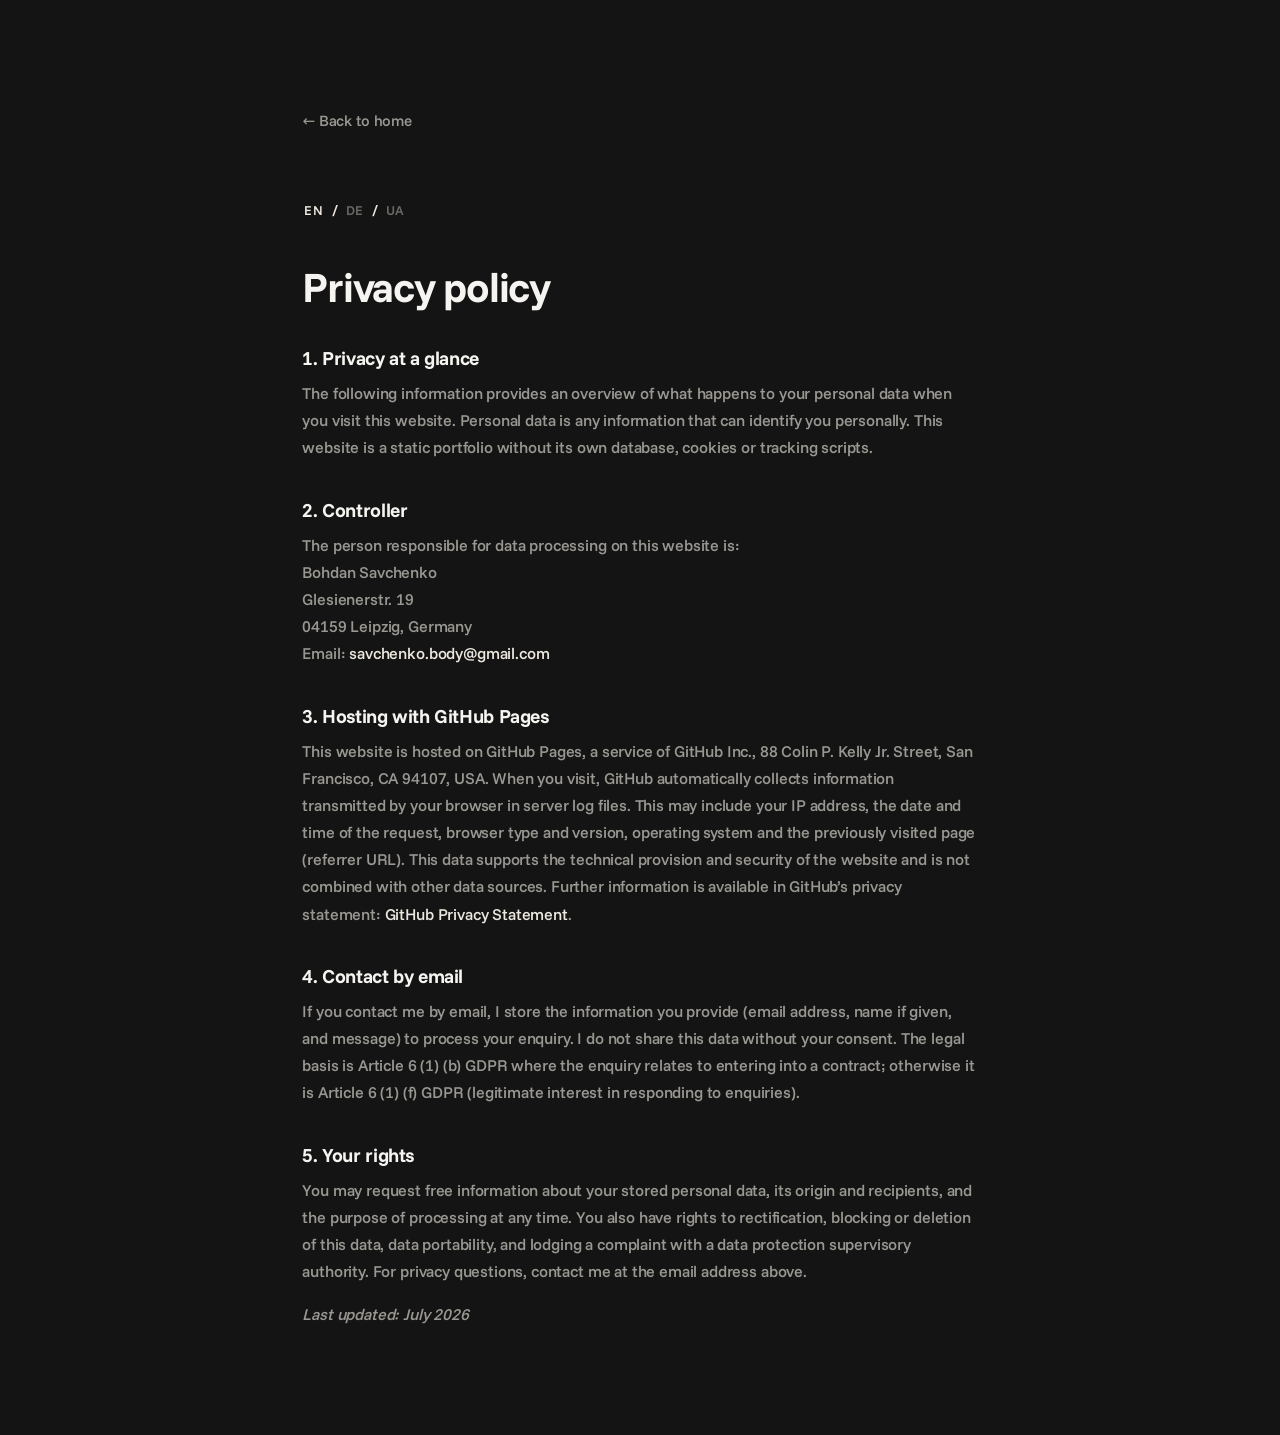
<file: datenschutz.html>
<!DOCTYPE html>
<html lang="de" data-theme="dark">
<head>
  <meta charset="UTF-8" />
  <meta name="viewport" content="width=device-width, initial-scale=1" />
  <title>Datenschutz — Bohdan Savchenko</title>
  <meta name="description" content="Datenschutzerkl&auml;rung von Bohdan Savchenko." />

  <link rel="icon" href="/favicon.svg" type="image/svg+xml" />
  <link rel="apple-touch-icon" href="/favicon.svg" />

  <!-- Fonts: Funnel Sans, self-hosted in /fonts (no Google Fonts request) -->
  <link rel="stylesheet" href="/styles.css?v=20261006-footer-axis" />
</head>
<body>
  <main class="legal-page">
    <a class="legal-back" href="/">&larr; Back to Home</a>

    <div class="lang-switch legal-languages" aria-label="Language"><button class="lang-btn" data-lang="en">EN</button><span>/</span><button class="lang-btn" data-lang="de">DE</button><span>/</span><button class="lang-btn" data-lang="uk">UA</button></div>
    <div class="legal-content">
      <h1>Datenschutzerkl&auml;rung</h1>

      <h2>1. Datenschutz auf einen Blick</h2>
      <p>
        Die folgenden Hinweise geben einen einfachen &Uuml;berblick dar&uuml;ber, was mit Ihren
        personenbezogenen Daten passiert, wenn Sie diese Website besuchen. Personenbezogene Daten sind
        alle Daten, mit denen Sie pers&ouml;nlich identifiziert werden k&ouml;nnen. Diese Website ist eine
        rein statische Portfolio-Seite ohne eigene Datenbank, Cookies oder Tracking-Skripte.
      </p>

      <h2>2. Verantwortlicher</h2>
      <p>
        Verantwortlich f&uuml;r die Datenverarbeitung auf dieser Website ist:<br />
        Bohdan Savchenko<br />
        Glesienerstr. 19<br />
        04159 Leipzig, Deutschland<br />
        E-Mail: <a href="mailto:savchenko.body@gmail.com">savchenko.body@gmail.com</a>
      </p>

      <h2>3. Hosting &uuml;ber GitHub Pages</h2>
      <p>
        Diese Website wird &uuml;ber GitHub Pages gehostet, einen Dienst der GitHub Inc., 88 Colin P. Kelly
        Jr. Street, San Francisco, CA 94107, USA. Beim Aufruf dieser Website erhebt GitHub automatisch
        Informationen in sogenannten Server-Log-Dateien, die Ihr Browser &uuml;bermittelt. Dazu k&ouml;nnen
        geh&ouml;ren: die IP-Adresse, Datum und Uhrzeit der Anfrage, Browsertyp und -version, das
        verwendete Betriebssystem sowie die zuvor besuchte Seite (Referrer-URL). Diese Daten dienen der
        technischen Bereitstellung und Absicherung der Website und werden nicht mit anderen Datenquellen
        zusammengef&uuml;hrt. Weitere Informationen finden Sie in der Datenschutzerkl&auml;rung von GitHub:
        <a href="https://docs.github.com/de/site-policy/privacy-policies/github-general-privacy-statement" target="_blank" rel="noopener noreferrer">
          docs.github.com &ndash; GitHub Privacy Statement
        </a>.
      </p>

      <h2>4. Kontaktaufnahme per E-Mail</h2>
      <p>
        Wenn Sie mich per E-Mail kontaktieren, werden Ihre Angaben (E-Mail-Adresse, ggf. Name und
        Nachrichtentext) von mir zur Bearbeitung Ihrer Anfrage gespeichert. Diese Daten gebe ich nicht ohne
        Ihre Einwilligung weiter. Rechtsgrundlage ist Art. 6 Abs. 1 lit. b DSGVO, sofern die Anfrage der
        Anbahnung eines Vertrages dient, andernfalls Art. 6 Abs. 1 lit. f DSGVO (berechtigtes Interesse an
        der Beantwortung von Anfragen).
      </p>

      <h2>5. Ihre Rechte</h2>
      <p>
        Sie haben jederzeit das Recht auf unentgeltliche Auskunft &uuml;ber Ihre gespeicherten
        personenbezogenen Daten, deren Herkunft und Empf&auml;nger und den Zweck der Datenverarbeitung
        sowie ein Recht auf Berichtigung, Sperrung oder L&ouml;schung dieser Daten. Au&szlig;erdem steht
        Ihnen ein Recht auf Datenübertragbarkeit sowie ein Beschwerderecht bei einer
        Datenschutz-Aufsichtsbeh&ouml;rde zu. Bei Fragen zum Datenschutz k&ouml;nnen Sie sich jederzeit
        unter der oben genannten E-Mail-Adresse an mich wenden.
      </p>

      <p><em>Stand: Juli 2026</em></p>
    </div>
  </main>
  <script src="/legal-i18n.js?v=20261006-uk"></script>
</body>
</html>
</file>
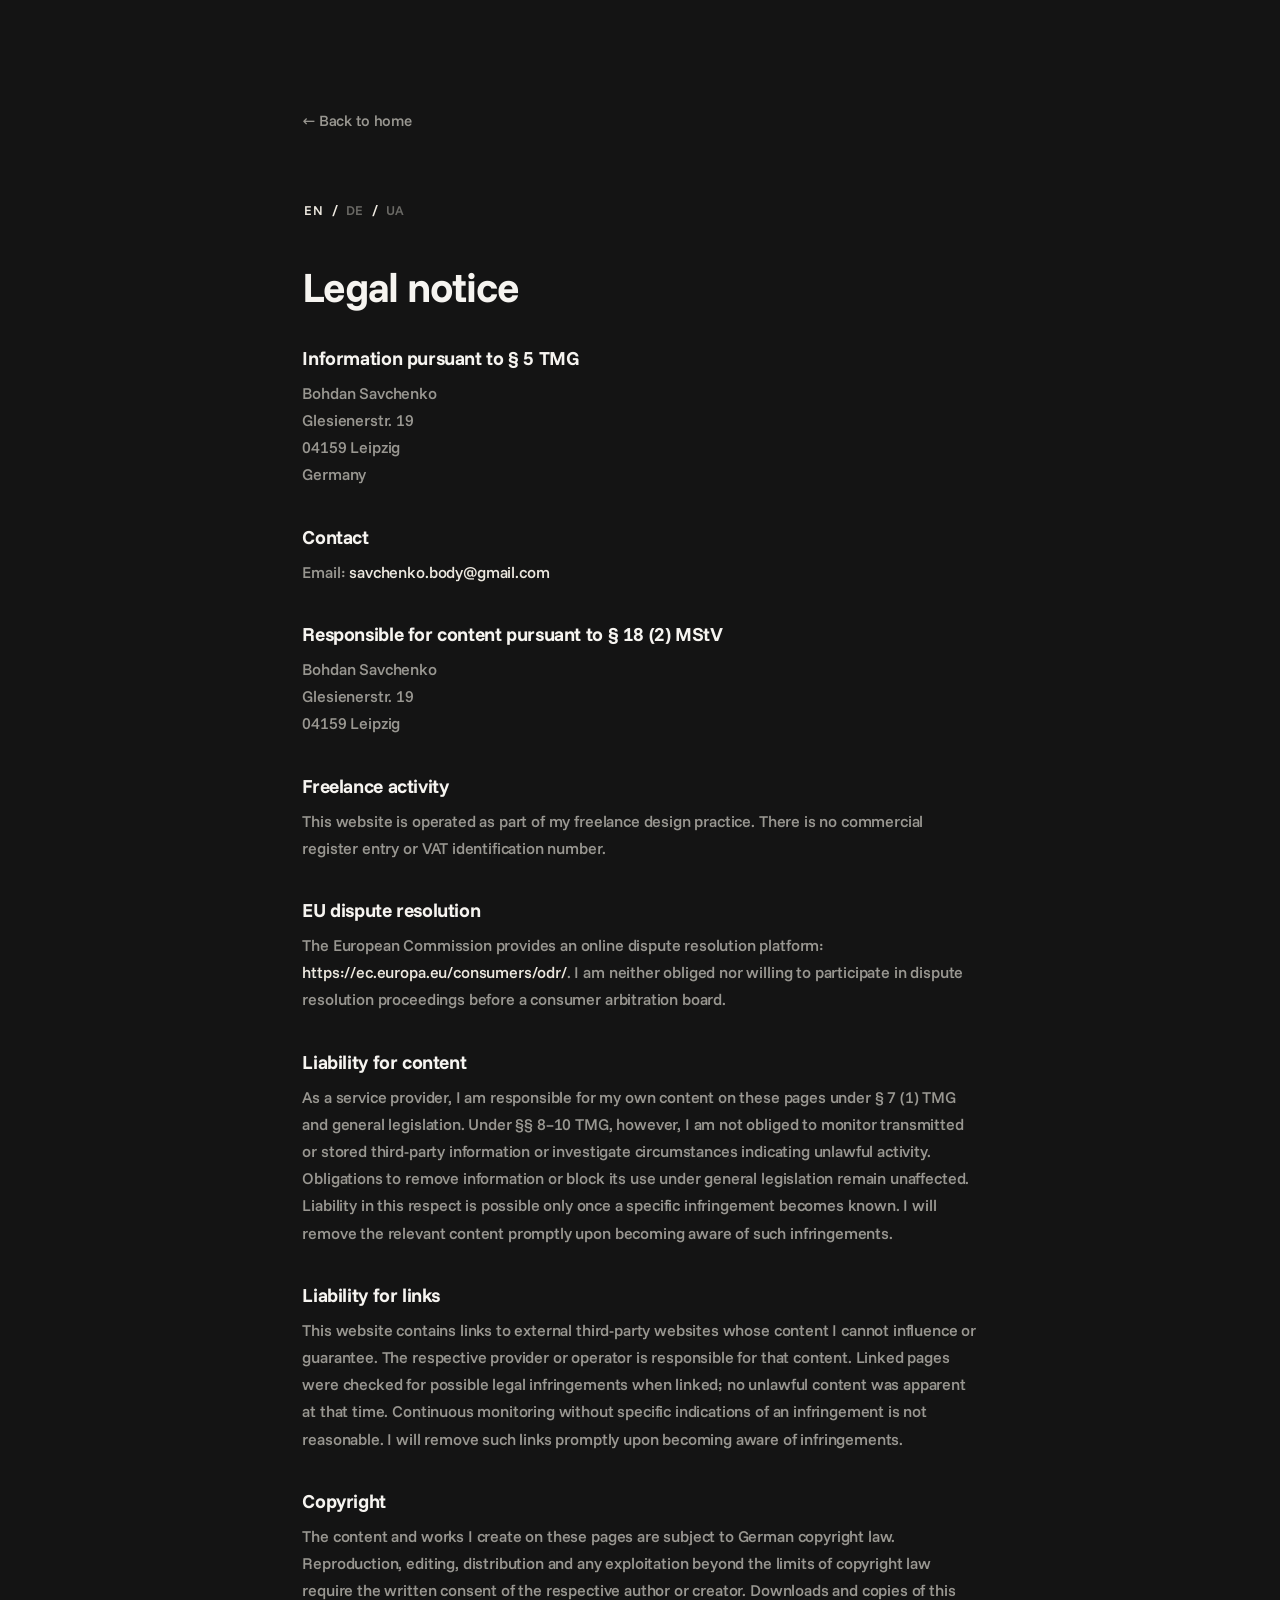
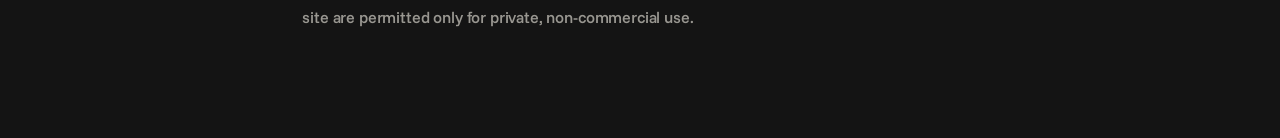
<file: impressum.html>
<!DOCTYPE html>
<html lang="de" data-theme="dark">
<head>
  <meta charset="UTF-8" />
  <meta name="viewport" content="width=device-width, initial-scale=1" />
  <title>Impressum — Bohdan Savchenko</title>
  <meta name="description" content="Impressum / Angaben gem&auml;&szlig; &sect; 5 TMG von Bohdan Savchenko." />

  <link rel="icon" href="/favicon.svg" type="image/svg+xml" />
  <link rel="apple-touch-icon" href="/favicon.svg" />

  <!-- Fonts: Funnel Sans, self-hosted in /fonts (no Google Fonts request) -->
  <link rel="stylesheet" href="/styles.css?v=20261006-footer-axis" />
</head>
<body>
  <main class="legal-page">
    <a class="legal-back" href="/">&larr; Back to Home</a>

    <div class="lang-switch legal-languages" aria-label="Language"><button class="lang-btn" data-lang="en">EN</button><span>/</span><button class="lang-btn" data-lang="de">DE</button><span>/</span><button class="lang-btn" data-lang="uk">UA</button></div>
    <div class="legal-content">
      <h1>Impressum</h1>

      <h2>Angaben gem&auml;&szlig; &sect; 5 TMG</h2>
      <p>
        Bohdan Savchenko<br />
        Glesienerstr. 19<br />
        04159 Leipzig<br />
        Deutschland
      </p>

      <h2>Kontakt</h2>
      <p>
        E-Mail: <a href="mailto:savchenko.body@gmail.com">savchenko.body@gmail.com</a>
      </p>

      <h2>Verantwortlich f&uuml;r den Inhalt nach &sect; 18 Abs. 2 MStV</h2>
      <p>
        Bohdan Savchenko<br />
        Glesienerstr. 19<br />
        04159 Leipzig
      </p>

      <h2>Freiberufliche T&auml;tigkeit</h2>
      <p>
        Diese Website wird im Rahmen einer freiberuflichen T&auml;tigkeit als Designer betrieben.
        Es besteht keine Eintragung in ein Handelsregister und keine Umsatzsteuer-Identifikationsnummer.
      </p>

      <h2>EU-Streitschlichtung</h2>
      <p>
        Die Europ&auml;ische Kommission stellt eine Plattform zur Online-Streitbeilegung (OS) bereit:
        <a href="https://ec.europa.eu/consumers/odr/" target="_blank" rel="noopener noreferrer">https://ec.europa.eu/consumers/odr/</a>.
        Ich bin nicht verpflichtet und nicht bereit, an Streitbeilegungsverfahren vor einer
        Verbraucherschlichtungsstelle teilzunehmen.
      </p>

      <h2>Haftung f&uuml;r Inhalte</h2>
      <p>
        Als Diensteanbieter bin ich gem&auml;&szlig; &sect; 7 Abs. 1 TMG f&uuml;r eigene Inhalte auf diesen
        Seiten nach den allgemeinen Gesetzen verantwortlich. Nach &sect;&sect; 8 bis 10 TMG bin ich als
        Diensteanbieter jedoch nicht verpflichtet, &uuml;bermittelte oder gespeicherte fremde Informationen
        zu &uuml;berwachen oder nach Umst&auml;nden zu forschen, die auf eine rechtswidrige T&auml;tigkeit
        hinweisen. Verpflichtungen zur Entfernung oder Sperrung der Nutzung von Informationen nach den
        allgemeinen Gesetzen bleiben hiervon unber&uuml;hrt. Eine diesbez&uuml;gliche Haftung ist jedoch erst
        ab dem Zeitpunkt der Kenntnis einer konkreten Rechtsverletzung m&ouml;glich. Bei Bekanntwerden von
        entsprechenden Rechtsverletzungen werde ich diese Inhalte umgehend entfernen.
      </p>

      <h2>Haftung f&uuml;r Links</h2>
      <p>
        Mein Angebot enth&auml;lt Links zu externen Websites Dritter, auf deren Inhalte ich keinen Einfluss
        habe. Deshalb kann ich f&uuml;r diese fremden Inhalte auch keine Gew&auml;hr &uuml;bernehmen. F&uuml;r
        die Inhalte der verlinkten Seiten ist stets der jeweilige Anbieter oder Betreiber der Seiten
        verantwortlich. Die verlinkten Seiten wurden zum Zeitpunkt der Verlinkung auf m&ouml;gliche
        Rechtsverst&ouml;&szlig;e &uuml;berpr&uuml;ft. Rechtswidrige Inhalte waren zum Zeitpunkt der
        Verlinkung nicht erkennbar. Eine permanente inhaltliche Kontrolle der verlinkten Seiten ist jedoch
        ohne konkrete Anhaltspunkte einer Rechtsverletzung nicht zumutbar. Bei Bekanntwerden von
        Rechtsverletzungen werde ich derartige Links umgehend entfernen.
      </p>

      <h2>Urheberrecht</h2>
      <p>
        Die durch mich erstellten Inhalte und Werke auf diesen Seiten unterliegen dem deutschen
        Urheberrecht. Die Vervielf&auml;ltigung, Bearbeitung, Verbreitung und jede Art der Verwertung
        au&szlig;erhalb der Grenzen des Urheberrechtes bed&uuml;rfen der schriftlichen Zustimmung des
        jeweiligen Autors bzw. Erstellers. Downloads und Kopien dieser Seite sind nur f&uuml;r den privaten,
        nicht kommerziellen Gebrauch gestattet.
      </p>
    </div>
  </main>
  <script src="/legal-i18n.js?v=20261006-uk"></script>
</body>
</html>
</file>
<file: styles.css>
/* =========================================================
   Bohdan Savchenko — Portfolio
   Tokens measured on the live Framer site:
     font    : Funnel Sans (400 / 500 / 700)
     dark    : bg #141414, cream text #ECE8DF (bright #F6F4F0)
     borders : cream @ 12%
     radii   : images 8px · buttons/pills 4px
     hero h1 : 192px @ desktop, letter-spacing -0.06em
     display : 120px lowercase headings ("my experience")
   Dark is default; [data-theme="light"] / body.light overrides.
   ========================================================= */

/* ---------- Self-hosted font: Funnel Sans (GDPR — no Google Fonts request) ---------- */
@font-face {
  font-family: 'Funnel Sans';
  font-style: normal;
  font-weight: 400;
  font-display: swap;
  src: url('/fonts/FunnelSans-400.woff2') format('woff2');
}
@font-face {
  font-family: 'Funnel Sans';
  font-style: normal;
  font-weight: 500;
  font-display: swap;
  src: url('/fonts/FunnelSans-500.woff2') format('woff2');
}
@font-face {
  font-family: 'Funnel Sans';
  font-style: normal;
  font-weight: 600;
  font-display: swap;
  src: url('/fonts/FunnelSans-600.woff2') format('woff2');
}
@font-face {
  font-family: 'Funnel Sans';
  font-style: normal;
  font-weight: 700;
  font-display: swap;
  src: url('/fonts/FunnelSans-700.woff2') format('woff2');
}
@font-face {
  font-family: 'Funnel Sans';
  font-style: normal;
  font-weight: 800;
  font-display: swap;
  src: url('/fonts/FunnelSans-800.woff2') format('woff2');
}

/* ---------- Design tokens: DARK (default) ---------- */
:root,
[data-theme="dark"] {
  --bg:            #141414;
  --bg-elevated:   #1C1C1C;
  --border:        rgba(236, 232, 223, 0.12);
  --text:          #ECE8DF;
  --text-bright:   #F6F4F0;
  --text-muted:    rgba(236, 232, 223, 0.62);
  --text-faint:    rgba(236, 232, 223, 0.40);
  --accent:        #ECE8DF;   /* pill / CTA fill  */
  --accent-ink:    #141414;   /* text on pill     */
  --shadow:        0 24px 60px -24px rgba(0, 0, 0, 0.8);

  /* radii measured on the live site */
  --radius-media:  8px;
  --radius-btn:    4px;

  /* motion */
  --ease-out: cubic-bezier(0.16, 1, 0.3, 1);
  --ease-in-out: cubic-bezier(0.65, 0, 0.35, 1);
  --dur: 400ms;

  --maxw: 100%;
  --gutter: clamp(20px, 1.75vw, 40px);
  --intro-top: clamp(104px, 17vh, 160px);

  /* button glow — warm halo, tuned per theme below */
  --glow-1: rgba(246, 244, 240, 0.95);
  --glow-2: rgba(255, 189, 89, 0.85);
  --glow-3: rgba(255, 106, 61, 0.7);

  /* experience timeline — bright lime accent + its glow */
  --timeline-accent:      #DFFF3C;
  --timeline-accent-glow: rgba(223, 255, 60, 0.55);

  /* clickable gallery image hover — a light lift reads best on the dark bg */
  --img-hover-brightness: 1.07;

  /* brand accents (stat-counter icons) */
  --brand-cyan:    #65C4E8;
  --brand-magenta: #EE3A84;
}

/* ---------- Design tokens: LIGHT (warm inverse) ---------- */
[data-theme="light"] {
  --bg:            #F6F4F0;
  --bg-elevated:   #FFFFFF;
  --border:        rgba(20, 20, 20, 0.12);
  --text:          #141414;
  --text-bright:   #000000;
  --text-muted:    rgba(20, 20, 20, 0.60);
  --text-faint:    rgba(20, 20, 20, 0.42);
  --accent:        #141414;
  --accent-ink:    #F6F4F0;
  --shadow:        0 24px 60px -28px rgba(20, 20, 20, 0.22);

  --glow-1: rgba(255, 149, 51, 0.8);
  --glow-2: rgba(255, 87, 34, 0.65);
  --glow-3: rgba(20, 20, 20, 0.35);

  /* darker, more saturated lime holds contrast on the light background */
  --timeline-accent:      #7A9A00;
  --timeline-accent-glow: rgba(122, 154, 0, 0.35);

  /* on the light background a brighten washes out — dim very slightly instead */
  --img-hover-brightness: 0.94;

  /* the brand cyan is too pale to read on the light ground — deepen it,
     same treatment --timeline-accent already gets (magenta holds up as-is) */
  --brand-cyan: #1E90BC;
}

/* ---------- Reset ---------- */
*, *::before, *::after { box-sizing: border-box; }
* { margin: 0; }
html { scroll-behavior: smooth; -webkit-text-size-adjust: 100%; }

body {
  background: var(--bg);
  color: var(--text);
  font-family: "Funnel Sans", system-ui, -apple-system, sans-serif;
  font-size: 16px;
  font-weight: 500;
  line-height: 1.55;
  letter-spacing: -0.01em;
  -webkit-font-smoothing: antialiased;
  min-height: 100dvh;
  transition: background var(--dur) var(--ease-in-out),
              color var(--dur) var(--ease-in-out),
              opacity 250ms var(--ease-in-out);
  animation: page-in 350ms var(--ease-out);   /* page fade-in */
}
body.page-exit { opacity: 0; }                 /* page fade-out (app.js) */
body.no-scroll { overflow: hidden; }           /* lightbox scroll lock */
@keyframes page-in { from { opacity: 0; } to { opacity: 1; } }

img { max-width: 100%; display: block; }
a { color: inherit; text-decoration: none; }
ol, ul { list-style: none; padding: 0; }
figure { margin: 0; }
:focus-visible { outline: 2px solid var(--text); outline-offset: 3px; border-radius: 4px; }

h1, h2, h3 {
  font-weight: 700;
  letter-spacing: -0.04em;
  line-height: 1.05;
}

.is-hidden { display: none !important; }

/* =========================================================
   HEADER — fixed, backdrop blur
   ========================================================= */
.site-header {
  position: fixed;
  inset: 0 0 auto 0;
  z-index: 100;
  background: color-mix(in srgb, var(--bg) 70%, transparent);
  backdrop-filter: saturate(140%) blur(14px);
  -webkit-backdrop-filter: saturate(140%) blur(14px);
  border-bottom: 1px solid transparent;
  transition: border-color var(--dur) var(--ease-out),
              background var(--dur) var(--ease-out);
}
.site-header.scrolled { border-bottom-color: var(--border); }

.header-inner {
  position: relative;
  max-width: var(--maxw);
  margin-inline: auto;
  padding: 16px var(--gutter);
  display: flex;
  align-items: center;
  gap: 24px;
}

.logo { font-weight: 700; font-size: 1rem; letter-spacing: -0.02em; white-space: nowrap; }

/* language switcher */
.lang-switch { display: flex; align-items: center; gap: 6px; }
.lang-btn {
  background: none; border: 0; padding: 4px 2px; cursor: pointer;
  font: inherit; font-weight: 600; font-size: .82rem; letter-spacing: .05em;
  color: var(--text-faint);
  min-height: 44px; display: inline-flex; align-items: center;
  transition: color 200ms var(--ease-out);
}
.lang-btn:hover { color: var(--text-muted); }
.lang-btn.is-active { color: var(--text); }
.lang-sep { color: var(--text-faint); font-size: .8rem; }

/* theme toggle — centered on desktop */
.theme-toggle {
  position: absolute; left: 50%; top: 50%;
  transform: translate(-50%, -50%);
  width: 44px; height: 44px;
  display: grid; place-items: center;
  background: none; border: 0; cursor: pointer; color: var(--text);
}
.theme-toggle .icon {
  position: absolute; width: 20px; height: 20px;
  transition: opacity 300ms var(--ease-out), transform 400ms var(--ease-out);
}
.icon-sun  { opacity: 0; transform: rotate(-90deg) scale(.6); }
.icon-moon { opacity: 1; transform: rotate(0) scale(1); }
[data-theme="light"] .icon-sun  { opacity: 1; transform: rotate(0) scale(1); }
[data-theme="light"] .icon-moon { opacity: 0; transform: rotate(90deg) scale(.6); }

/* nav — lowercase like the live site */
.main-nav { margin-left: auto; display: flex; gap: 28px; }
.main-nav a {
  position: relative; font-weight: 500; font-size: 1rem; color: var(--text-muted);
  padding: 4px 0; transition: color 200ms var(--ease-out);
}
.main-nav a::after {
  content: ""; position: absolute; left: 0; bottom: -2px; height: 1.5px; width: 0;
  background: var(--text); transition: width 300ms var(--ease-out);
}
.main-nav a:hover { color: var(--text); }
.main-nav a:hover::after { width: 100%; }
.main-nav a[aria-current="page"] { color: var(--text); }

/* hamburger */
.menu-toggle {
  display: none; position: relative;
  width: 44px; height: 44px;
  background: none; border: 0; cursor: pointer; color: var(--text);
}
.menu-toggle .menu-line {
  position: absolute; left: 12px;
  width: 20px; height: 2px; border-radius: 2px;
  background: var(--text);
  transition: transform 300ms var(--ease-out), opacity 200ms var(--ease-out), top 300ms var(--ease-out);
}
.menu-toggle .menu-line:nth-child(1) { top: 16px; }
.menu-toggle .menu-line:nth-child(2) { top: 22px; }
.menu-toggle .menu-line:nth-child(3) { top: 28px; }
.menu-toggle.open .menu-line:nth-child(1) { top: 22px; transform: rotate(45deg); }
.menu-toggle.open .menu-line:nth-child(2) { opacity: 0; }
.menu-toggle.open .menu-line:nth-child(3) { top: 22px; transform: rotate(-45deg); }

/* =========================================================
   SHARED LAYOUT
   ========================================================= */
main { max-width: var(--maxw); margin-inline: auto; padding-inline: var(--gutter); }

/* lowercase display headings ("my experience", "other projects") */
.display-title {
  font-size: clamp(2.4rem, 8.5vw, 7.5rem);   /* 120px @ desktop */
  letter-spacing: -0.05em;
  color: var(--text-bright);
}
/* page titles ("about me") */
.page-title {
  font-size: clamp(2.8rem, 8vw, 5.75rem);    /* 92px @ desktop */
  letter-spacing: -0.06em;
  color: var(--text-bright);
}
/* ---------- rotating glow halo, ported from a React GlowEffect
   component (conic-gradient + blur, animated via @property) ----------
   applied to every real CTA button on the site: .btn-pill, .contact-fab */
@property --glow-angle {
  syntax: '<angle>';
  inherits: false;
  initial-value: 0deg;
}
@keyframes glow-spin { to { --glow-angle: 360deg; } }

.btn-pill, .contact-fab {
  position: relative;
  isolation: isolate;             /* keeps ::before's negative z-index behind THIS element's own background */
}
.btn-pill::before, .contact-fab::before {
  content: "";
  position: absolute;
  inset: -6px;
  z-index: -1;
  border-radius: 20px;
  background: conic-gradient(from var(--glow-angle) at 50% 50%,
    var(--glow-1), var(--glow-2), var(--glow-3), var(--glow-1));
  filter: blur(14px);
  opacity: .35;
  animation: glow-spin 5s linear infinite;
  transition: opacity 250ms var(--ease-out);
  pointer-events: none;
}
.btn-pill:hover::before, .contact-fab:hover::before,
.btn-pill:focus-visible::before, .contact-fab:focus-visible::before {
  opacity: .9;
}
@media (prefers-reduced-motion: reduce) {
  .btn-pill::before, .contact-fab::before { animation: none; }
}

/* buttons — 4px radius, 12x24 padding (measured) */
.btn-pill {
  display: inline-flex; align-items: center; justify-content: center;
  padding: 12px 24px;
  border-radius: var(--radius-btn);
  background: var(--accent); color: var(--accent-ink);
  font-weight: 500; font-size: 1rem;
  transition: transform 300ms var(--ease-out), opacity 200ms var(--ease-out);
}
.btn-pill:hover { transform: translateY(-2px); }

/* =========================================================
   HOME — HERO
   ========================================================= */
.hero {
  display: flex;
  align-items: center;
  gap: clamp(24px, 4vw, 56px);
  padding-block: var(--intro-top) clamp(40px, 6vw, 72px);
}
/* profile photo — fixed circular size, never shrinks */
.hero-photo {
  flex: 0 0 auto;
  width: clamp(120px, 12vw, 200px);
  aspect-ratio: 1 / 1;
  border-radius: 50%;
  overflow: hidden;
  background: var(--bg-elevated);
  border: 1px solid var(--border);
}
.hero-photo img { display: block; width: 100%; height: 100%; object-fit: cover; }
/* text column — takes the remaining width; min-width:0 lets the flex item
   shrink below the nowrap title's natural width so fitHeroTitle() (app.js)
   can scale the font down to exactly this column's width */
.hero-text { flex: 1 1 auto; min-width: 0; text-align: left; }

.hero-title {
  font-size: clamp(32px, 6vw, 96px);         /* fallback; JS fits it to the text column's width */
  letter-spacing: -0.06em;
  line-height: 1.1;
  color: var(--text-bright);
  white-space: nowrap;                       /* one line — filled to container width */
}
/* per-letter spans for the repel effect (built by app.js) */
.hero-title .repel-letter {
  display: inline-block;
  white-space: pre;
  will-change: transform;
}
.hero-eyebrow {
  display: block;
  width: 100%;
  margin-top: 20px;
  text-transform: uppercase;
  letter-spacing: .18em;
  font-size: clamp(.78rem, 1.4vw, .95rem);
  font-weight: 600;
  color: var(--text-muted);
  text-align: left;                          /* aligned to the left edge, in line with the rest */
}

@media (max-width: 720px) {
  .hero { flex-direction: column; align-items: center; text-align: center; }
  /* width:100% is required here: in a column flex container, align-items:center
     shrinks cross-axis (width) items to fit their content — without an explicit
     width, .hero-text (and the nowrap .hero-title inside it) would grow to the
     text's natural width instead of being constrained to the viewport, which
     breaks fitHeroTitle()'s available-width measurement in app.js. */
  .hero-text { width: 100%; text-align: center; }
  .hero-eyebrow { text-align: center; }
}

/* =========================================================
   HOME — SKILLS MARQUEE (infinite loop, 1440 grid-aligned)
   ========================================================= */
/* lives inside <main>, which already provides the 1440 + gutter container,
   so it just adds vertical rhythm — its edges align with the rest of the grid */
.marquee-section {
  padding-block: clamp(28px, 4vw, 56px);
  border-block: 1px solid var(--border);
}
.marquee {
  position: relative;
  overflow: hidden;
}
/* edge blur + fade (like the original: text softens as it enters/leaves).
   Each pseudo blurs the scrolling text behind it and fades to the page bg,
   concentrated at the very edge via its own mask. */
.marquee::before, .marquee::after {
  content: "";
  position: absolute; top: 0; bottom: 0;
  width: 15%;
  z-index: 2;
  pointer-events: none;
  backdrop-filter: blur(4px);
  -webkit-backdrop-filter: blur(4px);
}
.marquee::before {
  left: 0;
  background: linear-gradient(90deg, var(--bg) 12%, transparent);
  -webkit-mask-image: linear-gradient(90deg, #000, transparent);
          mask-image: linear-gradient(90deg, #000, transparent);
}
.marquee::after {
  right: 0;
  background: linear-gradient(-90deg, var(--bg) 12%, transparent);
  -webkit-mask-image: linear-gradient(-90deg, #000, transparent);
          mask-image: linear-gradient(-90deg, #000, transparent);
}
.marquee-track {
  display: flex;
  width: max-content;
  animation: marquee-scroll 60s linear infinite;   /* slower, closer to the original */
}
.marquee:hover .marquee-track { animation-play-state: paused; }   /* pause on hover */
.marquee-group { display: flex; flex-shrink: 0; align-items: center; }
.marquee-item {
  font-size: clamp(0.95rem, 2vw, 1.75rem);   /* ~1.5× smaller than before */
  font-weight: 700;
  letter-spacing: -0.03em;
  color: var(--text-bright);
  white-space: nowrap;
}
.marquee-sep {
  margin-inline: clamp(14px, 1.8vw, 28px);
  font-size: clamp(.75rem, 1.4vw, 1.1rem);
  color: var(--text-faint);
}
@keyframes marquee-scroll {
  from { transform: translateX(0); }
  to   { transform: translateX(-50%); }   /* one duplicated group → seamless loop */
}

/* =========================================================
   HOME — PROJECT GRID (2-col, image 8px radius, text below)
   ========================================================= */
.work {
  padding-block: clamp(24px, 4vw, 56px) clamp(60px, 9vw, 120px);
  /* the "work" nav link jumps straight here (/#work); offset by the fixed
     header's real height (set in app.js) so the section isn't hidden under it */
  scroll-margin-top: var(--header-h, 90px);
}

/* "selected work" head + filter bar */
.work-head {
  display: flex; flex-wrap: wrap; align-items: baseline; justify-content: space-between;
  gap: 16px 32px;
  margin-bottom: clamp(28px, 4vw, 48px);
}
.filter-bar { display: flex; gap: 24px; }
.filter-btn {
  position: relative;
  background: none; border: 0; padding: 4px 0; cursor: pointer;
  font: inherit; font-weight: 500; font-size: 1rem;
  color: var(--text-faint);
  min-height: 44px; display: inline-flex; align-items: center;
  transition: color 200ms var(--ease-out);
}
.filter-btn::after {
  content: ""; position: absolute; left: 0; bottom: 8px; height: 1.5px; width: 0;
  background: var(--text); transition: width 300ms var(--ease-out);
}
.filter-btn:hover { color: var(--text-muted); }
.filter-btn.is-active { color: var(--text); }
.filter-btn.is-active::after { width: 100%; }
.project-grid {
  display: grid;
  grid-template-columns: repeat(2, 1fr);   /* strict 2-column */
  gap: 40px;
}

.project-card { display: block; }
.project-media {
  position: relative;
  aspect-ratio: 5 / 4;                       /* ≈424x340 measured card media */
  border-radius: var(--radius-media);
  overflow: hidden;
  background: var(--bg-elevated);
  /* 3D tilt card (JS drives the transform) */
  transform: perspective(1200px);
  transform-style: preserve-3d;
  transition: transform 0.2s ease-out, box-shadow 0.3s ease;
  will-change: transform;
}
/* shadow while tilting — themed for dark / light */
.project-media.tilting { box-shadow: 0 30px 60px -18px rgba(0, 0, 0, 0.55); }
[data-theme="light"] .project-media.tilting { box-shadow: 0 30px 60px -20px rgba(20, 20, 20, 0.28); }
.project-media img {
  width: 100%; height: 100%; object-fit: cover;
}

/* cursor-following spotlight overlay (built by app.js) */
.tilt-spotlight {
  position: absolute; inset: 0; z-index: 10;
  pointer-events: none; overflow: hidden;
  opacity: 0; transition: opacity 0.3s;
}
.project-media.tilting .tilt-spotlight { opacity: 1; }
.tilt-spotlight::before {
  content: "";
  position: absolute; width: 200%; height: 200%; border-radius: 50%;
  left: var(--sx, 50%); top: var(--sy, 50%);
  transform: translate(-50%, -50%);
  background: radial-gradient(circle, rgba(255, 255, 255, 0.15) 0%, transparent 40%);
  opacity: 1;                                /* light theme: full (per the component) */
}
[data-theme="dark"] .tilt-spotlight::before { opacity: 0.5; }   /* dark:opacity-50 */
/* placeholder when the image is missing */
.project-media.is-empty::after {
  content: attr(data-label);
  position: absolute; inset: 0; display: grid; place-items: center;
  color: var(--text-faint); font-weight: 700;
  font-size: 1.3rem; letter-spacing: -0.03em; text-align: center; padding: 0 16px;
}

.project-info { padding-top: 16px; }
.project-name {
  display: block;
  font-size: 1.2rem;                          /* 19px measured */
  font-weight: 500;
  letter-spacing: -0.02em;
  transition: color 200ms var(--ease-out);
}
.project-cat {
  display: block; margin-top: 2px;
  font-size: 1rem; font-weight: 400;
  color: var(--text-muted);
}
.project-card:hover .project-name { color: var(--text-bright); }

/* Homepage: wide, equal 3:2 covers with a narrow gap. */
@media (min-width: 768px) {
  #projectGrid {
    grid-template-columns: repeat(2, minmax(0, 1fr));
    gap: 32px 8px;
    align-items: start;
  }
  #projectGrid .project-media { aspect-ratio: 3 / 2; }
}

/* MOBILE / small screens: plain 1-column list, no spans, no collage */
@media (max-width: 767px) {
  #projectGrid { grid-template-columns: 1fr; grid-auto-rows: auto; }
  #projectGrid .project-card { display: block; }
  #projectGrid .project-media { aspect-ratio: 5 / 4; }
}

/* =========================================================
   HOME — TESTIMONIALS (Upwork client reviews, horizontal scroll)
   ========================================================= */
/* =========================================================
   HOME — ANIMATED STAT COUNTERS
   Numbers count 0 -> target once the section scrolls into view
   (initCounters() in app.js). Sits between "selected work" and
   "client reviews".
   ========================================================= */
/* lives inside <main>, so the 1728px + gutter container is already applied —
   the rules here only add vertical rhythm + the framing lines, which makes the
   borders line up exactly with the marquee's above it */
.stats {
  padding-block: clamp(44px, 5.5vw, 80px);          /* generous "py-20" */
  border-block: 1px solid var(--border);            /* same framing as .marquee-section */
}

.stats-grid {
  list-style: none;
  margin: 0;
  padding: 0;
  width: 100%;                                      /* fills the full 1728px band */
  display: grid;
  /* ALWAYS 4 across, every screen size — minmax(0,1fr) so a long number can
     never blow a column past its share and break the even distribution */
  grid-template-columns: repeat(4, minmax(0, 1fr));
  gap: clamp(8px, 3vw, 48px);
  /* top-aligned so all four NUMBERS share one baseline across the row — with
     centre alignment a 1-line label (“Job Success”) drops its number below the
     ones whose labels wrap to 2 lines. Labels simply hang beneath. */
  align-items: start;
}
/* number + label centred both ways within each column */
.stat {
  display: grid;
  gap: clamp(6px, 1vw, 12px);
  justify-items: center;
  align-content: center;
  text-align: center;
}

.stat-value {
  margin: 0;
  /* one fluid ramp instead of breakpoints: the 6.5vw slope is unchanged, so
     desktop still tops out at 5.5rem — only the floor drops, which is what
     lets all four columns sit side by side on a 320-375px phone */
  font-size: clamp(1.25rem, 6.5vw, 5.5rem);
  font-weight: 800;
  letter-spacing: -0.05em;
  line-height: 1;
  color: var(--text-bright);        /* cream on dark, black on light */
  /* fixed-width digits: the number can't jitter/reflow while counting */
  font-variant-numeric: tabular-nums;
  font-feature-settings: "tnum" 1;
}

/* small, subtle label sitting directly under and centred on the number */
.stat-label {
  margin: 0;
  display: flex;
  align-items: center;
  justify-content: center;
  gap: clamp(4px, .6vw, 8px);
  font-size: clamp(.6rem, 1.6vw, .95rem);   /* shrinks with the number on phones */
  line-height: 1.35;
  color: var(--text-muted);
  text-wrap: balance;                       /* long labels wrap evenly, not 1 orphan word */
  /* safety net for the narrow 4-across mobile column: German compounds have no
     natural break opportunity, so allow hyphenation and, failing that, a break */
  hyphens: auto;
  overflow-wrap: break-word;
  min-width: 0;                             /* let the flex child actually shrink */
}
/* narrow phones: the column is only ~75px, so an inline icon shoves the wrapped
   label off-centre from its number — stack it above the text instead, which
   keeps icon, label and number all on one centre line */
@media (max-width: 600px) {
  .stat-label { flex-direction: column; gap: 4px; }
}
.stat-icon {
  width: clamp(11px, 1.3vw, 18px);
  height: clamp(11px, 1.3vw, 18px);
  flex-shrink: 0;
  color: var(--stat-accent, var(--text-muted));   /* per-stat brand accent */
}

.testimonials {
  /* top value matches .work's (which sits under the marquee's border) so the
     heading clears the stats section's bottom line with the same rhythm as
     "selected work" clears the marquee's — was 0 back when the section above
     this one had no border */
  padding-block: clamp(24px, 4vw, 56px) clamp(60px, 9vw, 120px);
  /* the "reviews" nav link jumps straight here (/#reviews) — same fixed-header
     offset as .work so the section isn't hidden under it */
  scroll-margin-top: var(--header-h, 90px);
}

.testimonial-scroll {
  display: flex;
  gap: 24px;
  margin-top: clamp(28px, 4vw, 48px);
  overflow-x: auto;
  scroll-snap-type: x mandatory;
  padding-bottom: 8px;                 /* clears the scrollbar */
  scrollbar-width: thin;
  scrollbar-color: var(--border) transparent;
}
.testimonial-scroll::-webkit-scrollbar { height: 6px; }
.testimonial-scroll::-webkit-scrollbar-track { background: transparent; }
.testimonial-scroll::-webkit-scrollbar-thumb { background: var(--border); border-radius: 4px; }

/* exactly 3 cards visible per row at any container width, rest scrollable */
.testimonial-card {
  flex: 0 0 calc((100% - 2 * 24px) / 3);
  scroll-snap-align: start;
  display: flex;
  flex-direction: column;
  gap: 14px;
  padding: clamp(20px, 2.2vw, 28px);
  background: var(--bg-elevated);
  border: 1px solid var(--border);
  border-radius: var(--radius-media);
}
.tc-head { display: flex; align-items: center; gap: 10px; }
.tc-badge { width: 34px; height: 34px; flex-shrink: 0; }
.tc-project {
  font-size: 1.05rem; font-weight: 700;
  letter-spacing: -0.01em;
  color: var(--text-bright);
}
.tc-meta { display: flex; align-items: center; gap: 8px; flex-wrap: nowrap; }
.tc-stars { height: 16px; width: auto; flex-shrink: 0; }
.tc-rating { font-size: .9rem; font-weight: 600; color: var(--text); flex-shrink: 0; }
.tc-sep { font-size: .85rem; color: var(--text-faint); flex-shrink: 0; }
.tc-date { font-size: .85rem; color: var(--text-muted); white-space: nowrap; }
.tc-review {
  font-size: .95rem; line-height: 1.6; font-style: italic;
  color: var(--text-muted);
  margin: 0;
}

.testimonial-more {
  display: inline-block;
  margin-top: clamp(20px, 3vw, 32px);
  font-size: .85rem;
  color: var(--text-muted);
  text-decoration: underline;
  text-underline-offset: 3px;
  transition: color 200ms var(--ease-out);
}
.testimonial-more:hover { color: var(--text-bright); }

@media (max-width: 900px) {
  .testimonial-card { flex-basis: calc((100% - 24px) / 2); }   /* 2 visible */
}
@media (max-width: 720px) {
  .testimonial-scroll { gap: 16px; }
  .testimonial-card { flex-basis: 85%; }                       /* 1 visible, next peeks in */
  .tc-meta { flex-wrap: wrap; }                                /* narrow card: date may drop to its own line */
  .tc-date { white-space: normal; }
}

/* ---- DESKTOP: overlapping "fanned deck" of all 7 cards across the full
   content width (mobile keeps the horizontal scroll above) ---- */
@media (min-width: 901px) {
  .testimonial-scroll {
    justify-content: center;
    align-items: flex-start;
    gap: 0;
    overflow: visible;                 /* no scroll — the deck fans across the width */
    scroll-snap-type: none;
    margin-top: clamp(32px, 4vw, 56px);
    padding: 46px clamp(40px, 3vw, 64px) 82px; /* reserve space for rotated outer corners */
  }
  .testimonial-scroll::-webkit-scrollbar { display: none; }

  .testimonial-card {
    --tilt-x: 0deg;
    --tilt-y: 0deg;
    --sc: 1;
    flex: 0 0 26%;
    position: relative;
    height: 280px;
    scroll-snap-align: none;
    border-top: 4px solid var(--border);
    box-shadow: 0 18px 40px -22px rgba(0, 0, 0, 0.5);
    transform:
      perspective(950px)
      translateY(var(--arc-y, 0px))
      rotate(var(--fan-rot, 0deg))
      rotateX(var(--tilt-x))
      rotateY(var(--tilt-y))
      scale(var(--sc));
    transition: transform 170ms var(--ease-out), box-shadow 220ms var(--ease-out);
    will-change: transform;
  }
  [data-theme="light"] .testimonial-card { box-shadow: 0 18px 40px -22px rgba(20, 20, 20, 0.22); }

  /* overlap: every card after the first tucks under its neighbour */
  .testimonial-card + .testimonial-card { margin-left: -13.7%; }

  /* fan geometry — symmetric arc, centre card upright; cards stack from left to right so every heading remains visible;
     outer cards sit lower and peek their outer edge (logo + colour bar) */
  .testimonial-card:nth-child(1) { --fan-rot: -9deg; --arc-y: 46px; z-index: 1; border-top-color: #EC4899; }
  .testimonial-card:nth-child(2) { --fan-rot: -6deg; --arc-y: 28px; z-index: 2; border-top-color: #F59E0B; }
  .testimonial-card:nth-child(3) { --fan-rot: -3deg; --arc-y: 12px; z-index: 3; border-top-color: #3B82F6; }
  .testimonial-card:nth-child(4) { --fan-rot:  0deg; --arc-y:  0px; z-index: 4; border-top-color: #8B5CF6; }
  .testimonial-card:nth-child(5) { --fan-rot:  3deg; --arc-y: 12px; z-index: 5; border-top-color: #10B981; }
  .testimonial-card:nth-child(6) { --fan-rot:  6deg; --arc-y: 28px; z-index: 6; border-top-color: #EF4444; }
  .testimonial-card:nth-child(7) { --fan-rot:  9deg; --arc-y: 46px; z-index: 7; border-top-color: #06B6D4; }

  /* hover: straighten, lift, enlarge, jump to the front */
  .testimonial-card:hover {
    --fan-rot: 0deg;
    --arc-y: -14px;
    --sc: 1.04;
    z-index: 50;
    box-shadow: 0 40px 70px -24px rgba(0, 0, 0, 0.6);
  }
  [data-theme="light"] .testimonial-card:hover { box-shadow: 0 40px 70px -26px rgba(20, 20, 20, 0.3); }

  /* uniform card height → clamp the review so every card matches */
  .tc-review {
    display: -webkit-box;
    -webkit-line-clamp: 5;
    -webkit-box-orient: vertical;
    overflow: hidden;
  }

  /* narrow fanned cards (viewport just past the 901px breakpoint): the
     rating + separator + date no longer fit on one line — let the date
     wrap onto its own line instead of overflowing past the card edge */
  .tc-meta { flex-wrap: wrap; row-gap: 2px; }
  .tc-date { white-space: normal; }
}

/* =========================================================
   HOME — ABOUT BLOCK (full-width intro + 3-column grid)
   ========================================================= */
.about-block { padding-block: clamp(48px, 8vw, 120px); }

/* full-width intro; second half dimmed like the design */
.about-intro {
  font-size: clamp(1.5rem, 3.6vw, 3rem);
  font-weight: 500;
  letter-spacing: -0.03em;
  line-height: 1.2;
  color: var(--text-bright);
  max-width: 900px;
}
.about-intro .dim { color: var(--text-faint); }

/* col1 circular photo (fixed, small) · col2 why + resume · col3 when.
   Photo column is sized to the photo itself, not a flexible track —
   the two text columns share the width it frees up. */
.about-cols {
  margin-top: clamp(32px, 5vw, 64px);
  display: grid;
  grid-template-columns: clamp(180px, 17vw, 240px) 1fr 1fr;
  gap: clamp(28px, 4vw, 56px);
  align-items: start;
}
.about-portrait {
  width: 100%;
  max-width: 240px;
  aspect-ratio: 1 / 1;
  border-radius: 50%;
  overflow: hidden;
  background: var(--bg-elevated);
  border: 1px solid var(--border);
}
.about-portrait img { width: 100%; height: 100%; object-fit: cover; display: block; }
.about-col { display: grid; gap: 20px; justify-items: start; align-content: start; }
.about-sub {
  font-size: .95rem; font-weight: 400;
  color: var(--text-muted);
}
.about-col p { font-size: 1.15rem; line-height: 1.75; color: var(--text); max-width: 65ch; }
.about-col .btn-pill { margin-top: 4px; }

/* =========================================================
   ABOUT PAGE
   ========================================================= */
.about-page { padding-top: 0; }
.about-page > .about-block { padding-top: var(--intro-top); }

.experience { padding-block: clamp(64px, 10vw, 140px); }

/* =========================================================
   EXPERIENCE — animated alternating vertical timeline
   Base grey line + a colored fill line that grows on scroll
   (see updateTimelineFill() in app.js). Dots light up once
   the fill passes their position.
   ========================================================= */
.timeline {
  position: relative;
  margin-top: clamp(48px, 7vw, 88px);
}

/* base line + the colored fill line drawn on top of it, both
   centered on the timeline's horizontal midpoint (desktop) */
.timeline-line, .timeline-line-fill {
  position: absolute;
  left: 50%;
  top: 0;
  width: 2px;
  transform: translateX(-50%);
  border-radius: 2px;
}
.timeline-line { height: 100%; background: var(--border); z-index: 0; }
.timeline-line-fill {
  height: 0%;                       /* driven by app.js on scroll */
  background: var(--timeline-accent);
  box-shadow: 0 0 16px 1px var(--timeline-accent-glow);
  z-index: 0;
}

.timeline-items {
  position: relative;
  z-index: 1;
  list-style: none;
  margin: 0;
  padding: 0;
}

.timeline-item {
  position: relative;
  display: grid;
  grid-template-columns: 1fr 44px 1fr;
  align-items: start;
  gap: 0 clamp(24px, 4vw, 56px);
  padding-block: clamp(40px, 6.5vw, 100px);
}

.timeline-dot {
  position: relative;
  grid-column: 2;
  justify-self: center;
  width: 18px;
  height: 18px;
  margin-top: 6px;
  border-radius: 50%;
  background: var(--bg);
  border: 3px solid var(--border);
  transition: background 300ms var(--ease-out), border-color 300ms var(--ease-out),
              transform 300ms var(--ease-out), box-shadow 300ms var(--ease-out);
}
.timeline-dot.is-active {
  background: var(--timeline-accent);
  border-color: var(--timeline-accent);
  transform: scale(1.3);
  box-shadow: 0 0 0 6px var(--timeline-accent-glow);
}
/* slow pulsating halo — a beacon ring that expands out from the dot and fades */
.timeline-dot.is-active::after {
  content: "";
  position: absolute;
  inset: -3px;
  border-radius: 50%;
  border: 2px solid var(--timeline-accent);
  opacity: .7;
  animation: timeline-pulse 2.4s ease-out infinite;
  pointer-events: none;
}
@keyframes timeline-pulse {
  0%   { transform: scale(1);   opacity: .7; }
  100% { transform: scale(2.4); opacity: 0;  }
}

/* text column: left items sit left of the line (right-aligned),
   right items sit right of the line (left-aligned) */
.timeline-content { grid-column: 1; text-align: right; }
.timeline-item--right .timeline-content { grid-column: 3; text-align: left; }

.timeline-year {
  display: block;
  font-size: clamp(.95rem, .8vw + .75rem, 1.15rem);
  font-weight: 700;
  letter-spacing: .06em;
  color: var(--timeline-accent);
  margin-bottom: 12px;
}
.timeline-role {
  font-size: clamp(1.3rem, 2.4vw, 2.1rem);
  font-weight: 700;
  letter-spacing: -0.02em;
  line-height: 1.2;
  color: var(--text-bright);
  margin: 0 0 10px;
}
.timeline-company {
  font-size: clamp(1.05rem, 1vw + .85rem, 1.3rem);
  font-weight: 700;
  color: var(--text);
  margin: 0 0 14px;
}
.timeline-description {
  font-size: 1.125rem;
  line-height: 1.7;
  color: var(--text-muted);
  margin: 0;
  max-width: 42ch;
}
.timeline-item .timeline-content { margin-left: auto; }
.timeline-item--right .timeline-content { margin-left: 0; margin-right: auto; }

/* tablet / mobile: line moves to the far left, every card reads left→right */
@media (max-width: 768px) {
  .timeline-line, .timeline-line-fill { left: 9px; transform: none; }
  .timeline-item, .timeline-item--right {
    grid-template-columns: 20px 1fr;
    gap: 0 20px;
  }
  .timeline-item .timeline-dot, .timeline-item--right .timeline-dot { grid-column: 1; }
  .timeline-item .timeline-content, .timeline-item--right .timeline-content {
    grid-column: 2;
    text-align: left;
    margin-left: 0;
    margin-right: 0;
    max-width: none;
  }
}

/* =========================================================
   CASE STUDY PAGE
   ========================================================= */
.case-study { padding-top: clamp(110px, 16vh, 150px); }

.cs-back {
  display: inline-flex; align-items: center; gap: 8px;
  color: var(--text-muted); font-weight: 500; font-size: .95rem;
  margin-bottom: clamp(24px, 4vw, 40px); min-height: 44px;
  transition: color 200ms var(--ease-out), transform 300ms var(--ease-out);
}
.cs-back:hover { color: var(--text); transform: translateX(-3px); }

.cs-title {
  font-size: clamp(2.2rem, 4.5vw, 3rem);     /* 48px measured */
  letter-spacing: -0.05em;
  color: var(--text-bright);
}

/* large hero image */
.cs-figure {
  border-radius: var(--radius-media);
  overflow: hidden;
  background: var(--bg-elevated);
  border: 1px solid var(--border);
}
.cs-figure img { width: 100%; height: 100%; object-fit: cover; }

/* ---- clickable gallery images: zoom affordance + subtle hover ----
   `.cs-figure img` is the exact selector the lightbox delegates on (app.js),
   so this covers every enlargeable image site-wide — the case-study hero and
   every gallery block (plain, pair, dawdle row/bento, stomatino grid) — while
   correctly excluding homepage project cards, which navigate instead of zoom.
   Only transform+filter are transitioned (not `all`): several of these figures
   have their width/height set by JS on resize, and transitioning those would
   make the masonry/row fitters visibly lag. */
.cs-figure img {
  cursor: zoom-in;
  transition: transform 0.3s ease, filter 0.3s ease;
}
/* hover-capable pointers only — on touch, :hover sticks after a tap */
@media (hover: hover) and (pointer: fine) {
  .cs-figure img:hover {
    transform: scale(1.02);
    filter: brightness(var(--img-hover-brightness, 1.07));
  }
}
/* keyboard parity: the images are focusable lightbox triggers (tabIndex=0) */
.cs-figure img:focus-visible {
  transform: scale(1.02);
  filter: brightness(var(--img-hover-brightness, 1.07));
}

/* hero breaks out into the same centered var(--maxw) band as the gallery */
.cs-hero-media {
  width: 100%;
  margin-inline: 0;
  margin-top: clamp(24px, 4vw, 40px);
  border: 0;                 /* no border → image edges match the gallery exactly */
  background: none;
}
.cs-hero-media img { width: 100%; height: auto; object-fit: contain; display: block; }

/* project overview: full-width label + big lead paragraph */
.cs-overview { padding-top: clamp(40px, 6vw, 72px); max-width: 1100px; }
.cs-label { font-size: 1.05rem; font-weight: 400; color: var(--text-muted); margin-bottom: 16px; }
.cs-lead {
  font-size: clamp(1.4rem, 2.6vw, 2.1rem);
  font-weight: 500; line-height: 1.35; letter-spacing: -0.02em;
  color: var(--text-bright);
}

/* Nine shared tracks: four evenly spaced fields; client aligns with final UI. */
.cs-meta-row {
  display: grid;
  grid-template-columns: repeat(9, minmax(0, 1fr));
  gap: clamp(24px, 3vw, 48px);
  margin: 0;
  padding-block: clamp(32px, 5vw, 64px);
  border-bottom: 1px solid var(--border);
}
.cs-meta-item { grid-column: span 2; min-width: 0; }
.cs-meta-item dt {
  font-size: 1.05rem; font-weight: 400;       /* 20px/400 labels (measured) */
  color: var(--text-muted); margin-bottom: 6px;
}
.cs-meta-item dd { margin: 0; font-size: 1.15rem; font-weight: 500; }  /* value */

.cs-sections {
  display: grid;
  grid-template-columns: repeat(3, 1fr);       /* three columns side-by-side */
  align-items: start;                          /* top-aligned */
  gap: clamp(24px, 3vw, 48px);
  padding-block: clamp(40px, 7vw, 80px);
}
.cs-section { max-width: 42ch; }               /* paragraphs wrap over 2–3 lines */
.cs-section h2 {
  font-size: clamp(1.3rem, 2.2vw, 1.6rem);
  letter-spacing: -0.03em;
  margin-bottom: 12px;
  color: var(--text-bright);
}
.cs-text { font-size: 1.05rem; line-height: 1.65; color: var(--text-muted); }

/* gallery: auto-collected 1…9.webp|.gif — stacked vertically, massive,
   NEVER cropped. Same var(--maxw) band as the hero image so every big image
   lines up on the exact same left/right edges. */
.cs-gallery {
  display: flex;
  flex-direction: column;
  gap: 40px;
  width: calc(100% - 2 * var(--gutter));   /* same page gutters as main */
  margin: 80px auto;
}

/* every figure fills the gallery width so no image can shrink */
.cs-gallery .cs-figure {
  width: 100%;
  border: 0;
  background: none;
  border-radius: 0;
  overflow: visible;
}
/* strict: EVERY image stretches to 100% of the container — no exceptions */
.cs-gallery img {
  width: 100%;
  max-width: 100%;      /* fills the container; never constrained smaller */
  height: auto;         /* keeps aspect ratio, no cropping */
  display: block;
  border-radius: 16px;  /* cursor + hover: see the global .cs-figure img rule */
}

/* horizontal group row (2–3 images side by side). Columns/gap/ratio are set
   inline per project. MOBILE: stacked, natural height (default gallery flow).
   DESKTOP (≥768px): a real horizontal row. Two modes:
     • .is-equal  → every block identical (shared aspect-ratio) + object-fit cover
     • default    → widest column (.pair-tall) drives height, others (.pair-fill) match */
.cs-gallery-pair {
  display: flex;                 /* mobile: plain vertical stack */
  flex-direction: column;
  gap: 40px;
  width: 100%;
}
.cs-gallery-pair .cs-figure {
  position: relative;
  width: 100%;
  border-radius: 16px;
  overflow: hidden;
}
.cs-gallery-pair .cs-figure img { width: 100%; height: auto; object-fit: contain; display: block; }

@media (min-width: 768px) {
  .cs-gallery-pair {
    display: grid;
    grid-template-columns: 1fr 1fr;    /* overridden inline (e.g. "1fr 2fr", "1fr 1fr 1fr") */
    gap: var(--pair-gap, 40px);        /* uniform gap, set inline per project */
    align-items: stretch;              /* all blocks share the same height */
  }
  /* tall/fill mode */
  .cs-gallery-pair .pair-tall img { width: 100%; height: auto; object-fit: contain; }
  .cs-gallery-pair .pair-fill img { position: absolute; inset: 0; width: 100%; height: 100%; object-fit: cover; }
  /* equal mode — identical dimensions via a shared aspect-ratio + cover */
  .cs-gallery-pair.is-equal .cs-figure { aspect-ratio: var(--pair-ratio, 4 / 3); }
  .cs-gallery-pair.is-equal .cs-figure img { position: absolute; inset: 0; width: 100%; height: 100%; object-fit: cover; }
  /* contain mode — side by side, whole image shown (no crop) */
  .cs-gallery-pair.is-contain { align-items: start; }   /* size to content, no stretch gaps */
  .cs-gallery-pair.is-contain .cs-figure img { object-fit: contain; width: 100%; height: auto; }
}

/* =========================================================
   DAWDLE — explicit gallery blocks
   Two matching 2-column grids (videos, then the image pair):
   max-width var(--maxw), centered, gap; both collapse to 1 column on mobile.
   ========================================================= */
.dawdle-video-row,
.dawdle-img-row {
  display: grid;
  grid-template-columns: 1fr;               /* mobile: single column */
  gap: clamp(16px, 2vw, 28px);
  width: 100%;
  max-width: var(--maxw);
  margin: 0 auto;
}
@media (min-width: 768px) {
  .dawdle-video-row { grid-template-columns: var(--video-columns, repeat(2, 1fr)); }   /* videos: 2 equal */
}

/* alpha-channel clip inside a video row: no card behind it */
.dawdle-video.dawdle-video.is-transparent { background: none; border-radius: 0; }

/* --- video cell --- */
.dawdle-video {
  position: relative;
  aspect-ratio: var(--video-ratio, 894 / 1080);
  border-radius: 16px;
  overflow: hidden;
  background: var(--bg-elevated);
}
.dawdle-video video {
  position: absolute;
  inset: 0;
  width: 100%;
  height: 100%;
  object-fit: cover;
  display: block;
  cursor: pointer;
}

/* --- interactive play/pause + progress-ring control (bottom-left) --- */
.dawdle-video-ctrl {
  position: absolute;
  left: 14px;
  bottom: 14px;
  z-index: 2;
  width: 46px;
  height: 46px;
  padding: 0;
  border: 0;
  background: none;
  cursor: pointer;
  -webkit-tap-highlight-color: transparent;
  transition: transform 200ms var(--ease-out);
}
.dawdle-video.ctrl-right .dawdle-video-ctrl { left: auto; right: 14px; }
.dawdle-video-ctrl:hover { transform: scale(1.06); }
.dawdle-video-ctrl:focus-visible { outline: 2px solid var(--timeline-accent, #DFFF3C); outline-offset: 3px; border-radius: 50%; }
.dawdle-video-ctrl svg { width: 100%; height: 100%; display: block; overflow: visible; }
/* grey disc + subtle track */
.dvc-track {
  fill: rgba(24, 24, 24, 0.55);
  stroke: rgba(255, 255, 255, 0.22);
  stroke-width: 2.4;
}
/* progress ring — starts at 12 o'clock, fills clockwise as the clip plays */
.dvc-progress {
  fill: none;
  stroke: #9e9e9e;                 /* soft light-grey progress stroke */
  stroke-width: 2.6;
  stroke-linecap: round;
  transform: rotate(-90deg);
  transform-box: fill-box;
  transform-origin: center;
  transition: stroke-dashoffset 140ms linear;
}
.dvc-icon { fill: #fff; }
.dvc-pause { display: none; }
.dvc-play  { display: block; }
.dawdle-video-ctrl.is-playing .dvc-play  { display: none; }
.dawdle-video-ctrl.is-playing .dvc-pause { display: block; }

/* --- image cell (7.webp / 8.webp) --- */
.dawdle-img-row .cs-figure { width: 100%; border-radius: 16px; overflow: hidden; }
.dawdle-img-row .cs-figure img { width: 100%; height: auto; display: block; }

/* DESKTOP: the pair fills the full content band edge-to-edge (same var(--maxw)
   band as the hero image / video row), both EXACTLY the same height, with
   ZERO cropping. Each figure sizes to its image's own intrinsic aspect ratio
   (width:auto + height:100%, no object-fit needed — nothing is ever cut).
   fitImageRow() in app.js computes the exact shared height at which both
   images' natural widths add up to the row's full available width; the
   clamp() below is only the fallback shown before that JS measurement runs. */
@media (min-width: 768px) {
  .dawdle-img-row {
    display: flex;
    align-items: stretch;
    justify-content: center;
    gap: clamp(16px, 2vw, 28px);
    height: clamp(360px, 40vw, 560px);
  }
  .dawdle-img-row .cs-figure { flex: 0 0 auto; width: auto; height: 100%; }
  .dawdle-img-row .cs-figure img { width: auto; height: 100%; display: block; }
}

/* MOBILE: both grids collapse to a single full-width column; every video and
   every image stacks vertically at 100% width (overrides the desktop rules at
   the 768 boundary since it comes later in the cascade). */
@media (max-width: 768px) {
  .dawdle-video-row,
  .dawdle-img-row {
    grid-template-columns: 1fr;
    height: auto;                 /* drop the desktop fixed row height */
  }
  .dawdle-video,
  .dawdle-img-row .cs-figure { width: 100%; }
  /* stacked images show their full natural height — no crop */
  .dawdle-img-row .cs-figure { height: auto; }
  .dawdle-img-row .cs-figure img { height: auto; object-fit: initial; }
}

/* =========================================================
   DAWDLE — "final UI components" masonry bento (13.webp … 21.webp)
   Three vertical columns built in the markup (app.js):
     col 1 — 13, 14      col 2 — 15, 16, 17, 18      col 3 — 19, 20, 21
   Mobile-first: the base rule stacks everything into one column in flat
   numerical order (13 → 21); the ≥768px query puts the columns side by side.
   ========================================================= */
.dawdle-bento {
  display: flex;
  flex-direction: column;              /* mobile: one column, 13 → 21 in order */
  gap: 24px;
  width: 100%;
  max-width: var(--maxw);               /* same band as every other project block */
  margin: 0 auto;
}
.dawdle-bento-col {
  display: flex;
  flex-direction: column;
  gap: 24px;
  /* fallback share before fitBentoColumns() measures the images; it then sets
     each column's exact flex-basis so every column ends on the same bottom line */
  flex: 1 1 0;
  min-width: 0;
}
/* no padding, no background, radius on the wrapper + overflow:hidden so the
   image sits perfectly flush inside the rounded corners (zero white edges) */
.dawdle-bento .cs-figure {
  width: 100%;
  border: 0;
  background: none;
  padding: 0;
  border-radius: 16px;
  overflow: hidden;
  line-height: 0;                      /* kills the inline-descender gap under the img */
}
.dawdle-bento .cs-figure img {
  width: 100%;
  height: auto;                        /* natural height → nothing cropped, nothing letterboxed */
  object-fit: cover;
  display: block;
  border-radius: 0;                    /* the wrapper owns the radius */
}

@media (min-width: 768px) {
  .dawdle-bento { flex-direction: row; align-items: flex-start; }
}

/* =========================================================
   STOMATINO — simple responsive image grid (3+4 paired, 5+6 paired,
   7 full-width). Mobile: every row is a single column, all items
   stacked 100% width. Desktop: a 2-image row splits 50/50; a
   1-image row spans the full band. Consistent 24px gap throughout.
   ========================================================= */
.stomatino-grid {
  display: flex;
  flex-direction: column;
  gap: 24px;
  width: 100%;
  max-width: var(--maxw);
  margin: 0 auto;
}
.stomatino-grid-row {
  display: grid;
  grid-template-columns: 1fr;          /* mobile: single column */
  gap: 24px;
}
@media (min-width: 768px) {
  .stomatino-grid-row.cols-2 { grid-template-columns: repeat(2, 1fr); }
}
/* standard portfolio image styling: no padding/background, radius on the
   wrapper + overflow:hidden so the image sits flush inside the corners */
.stomatino-grid-row .cs-figure {
  width: 100%;
  border: 0;
  background: none;
  padding: 0;
  border-radius: 16px;
  overflow: hidden;
  line-height: 0;
}
.stomatino-grid-row .cs-figure img {
  width: 100%;
  height: auto;
  display: block;
  border-radius: 0;                    /* the wrapper owns the radius */
}
.stomatino-grid-video {
  width: 100%;
  border-radius: 16px;
  overflow: hidden;
  line-height: 0;
  background: var(--bg-elevated);
}
.stomatino-grid-video video {
  display: block;
  width: 100%;
  height: auto;
}

/* full-width local <video> block — same var(--maxw) band + radius as the images */
.cs-video-full {
  width: 100%;
  max-width: var(--maxw);
  margin: 0 auto;
  border-radius: 16px;
  overflow: hidden;
  line-height: 0;                      /* no inline-descender gap under the video */
  background: var(--bg-elevated);
}
/* clip with an alpha channel (e.g. .webm): no card behind it, page background shows through */
.cs-video-full.is-transparent { background: none; border-radius: 0; overflow: visible; }
.cs-video-full video {
  display: block;
  width: 100%;
  height: auto;                        /* keeps the file's own aspect ratio */
}

/* final block: full-width responsive Vimeo embed, same var(--maxw) band + radius
   as every other project block */
.dawdle-video-embed {
  width: 100%;
  max-width: var(--maxw);
  margin: 0 auto;
  border-radius: 16px;
  overflow: hidden;
}
.dawdle-video-embed iframe {
  display: block;
  width: 100%;
  height: auto;
  aspect-ratio: 16 / 9;
  border: 0;
}

@media (prefers-reduced-motion: reduce) {
  .dawdle-video-ctrl, .dvc-progress { transition: none; }
}

/* lives outside <main> (after the full-width gallery), so it carries
   the page column constraint itself */
.cs-other {
  max-width: var(--maxw);
  margin-inline: auto;
  padding-inline: var(--gutter);
  padding-block: clamp(64px, 10vw, 140px);
}
.cs-other .project-grid { margin-top: clamp(32px, 5vw, 56px); }

.cs-notfound { font-size: 1.2rem; color: var(--text-muted); margin-bottom: 24px; }

/* =========================================================
   FOOTER — 3 tiers: [get in · Let's Go! · touch] / meta+social /
   giant name bleeding to the bottom edge
   ========================================================= */
.site-footer {
  width: 100%;
  max-width: var(--maxw);            /* same container as <main> */
  margin: 0 auto;                    /* centered */
  /* SAME horizontal gutter as the rest of the site so all edges line up */
  padding: clamp(60px, 9vw, 110px) var(--gutter) clamp(20px, 2.5vw, 40px);
  border-top: 1px solid var(--border);
  overflow: hidden;                  /* safety: no horizontal body scroll */
}
/* tiers inherit the container's width + padding; no extra constraint needed */

/* ---- tier 1: get in — [Let's Go! gif] — touch (strictly horizontal) ---- */
.footer-top {
  display: flex;
  align-items: center;
  justify-content: center;          /* words sit close to the button, not pushed to the edges */
  gap: clamp(16px, 4.5vw, 88px);
}
.footer-word {
  font-weight: 700;
  font-size: clamp(2.4rem, 10.5vw, 9rem);
  letter-spacing: -0.05em;
  line-height: 1;
  color: var(--text-bright);
  white-space: nowrap;
}
.footer-go {
  flex: 0 1 auto;
  display: grid; place-items: center;
  border-radius: var(--radius-media);
  overflow: hidden;
  transition: transform 300ms var(--ease-out);
}
.footer-go:hover { transform: scale(1.03); }
.footer-go-gif { height: clamp(110px, 18vw, 260px); width: auto; display: block; }
.footer-go-text { display: none; }
.footer-go.no-gif {
  background: var(--accent); color: var(--accent-ink);
  padding: clamp(36px, 6vw, 88px) clamp(44px, 8vw, 110px);
}
.footer-go.no-gif .footer-go-text {
  display: inline; font-weight: 500;
  font-size: clamp(1.2rem, 2.4vw, 2rem); white-space: nowrap;
}

/* ---- tier 2: contact meta (left) · social icons (center) · name (right) ---- */
.footer-mid {
  display: grid;
  grid-template-columns: 1fr auto 1fr;
  align-items: center;
  gap: 24px 32px;
  margin-top: clamp(48px, 8vw, 110px);
  padding-bottom: clamp(24px, 3vw, 40px);
}
.footer-meta { display: grid; gap: 10px; align-content: start; justify-self: start; }
.footer-meta p { font-size: .95rem; color: var(--text); margin: 0; }
.footer-meta a { color: inherit; transition: color 200ms var(--ease-out); }
.footer-meta a:hover { color: var(--text-muted); }

/* social icons — inline SVGs with fill="currentColor", so `color` here is
   the ONLY thing that needs to change between themes (no filter hacks) */
.footer-social { display: flex; align-items: center; gap: 24px; justify-self: center; }
.footer-icon {
  display: grid; place-items: center;
  color: var(--text);
  transition: color 200ms var(--ease-out), transform 200ms var(--ease-out);
}
.footer-icon svg { width: 22px; height: 22px; display: block; }
.footer-icon:hover { color: var(--text-muted); transform: translateY(-2px); }

/* desktop: icons 15% bigger + a roomier gap between them (mobile keeps the
   base 22px / 24px above) */
@media (min-width: 721px) {
  .footer-social { gap: 32px; }
  .footer-icon svg { width: 25px; height: 25px; }
}

/* name — small and right-aligned, no longer the giant full-bleed tier */
.footer-name-mid {
  justify-self: end;
  font-weight: 700;
  font-size: clamp(1.1rem, 1.6vw, 1.5rem);
  letter-spacing: -0.03em;
  color: var(--text-bright);
  white-space: nowrap;
}

/* minimalist legal footer — copyright + Impressum/Datenschutz links
   (nested inside .site-footer, tier 3, right under footer-mid) */
.legal-footer {
  position: relative;
  z-index: 10;                       /* stay above the giant name / any transformed siblings */
  display: flex;
  justify-content: center;
  align-items: center;
  flex-wrap: wrap;
  gap: 6px;
  width: 100%;
  margin-top: clamp(24px, 4vw, 40px); /* clears the giant name's descender/line-box */
  padding-top: 20px;
  border-top: 1px solid var(--border);
  font-size: .8rem;
  color: var(--text-muted);          /* readable contrast in both dark and light themes */
  text-align: center;
}
.legal-footer a { color: var(--text-muted); text-decoration: underline; text-underline-offset: 2px; }
.legal-footer a:hover { color: var(--text-bright); }

/* =========================================================
   LEGAL PAGES (Impressum / Datenschutz)
   ========================================================= */
.legal-page {
  max-width: 720px;
  margin-inline: auto;
  padding: clamp(80px, 12vh, 120px) var(--gutter) clamp(80px, 10vh, 120px);
}
.legal-back {
  display: inline-flex;
  align-items: center;
  gap: 8px;
  color: var(--text-muted);
  font-weight: 500;
  font-size: .95rem;
  margin-bottom: clamp(32px, 5vw, 56px);
  transition: color 200ms var(--ease-out), transform 300ms var(--ease-out);
}
.legal-back:hover { color: var(--text); transform: translateX(-3px); }
.legal-content h1 {
  font-size: clamp(2rem, 4vw, 2.6rem);
  letter-spacing: -0.03em;
  color: var(--text-bright);
  margin-bottom: clamp(24px, 4vw, 40px);
}
.legal-content h2 {
  font-size: 1.2rem;
  letter-spacing: -0.02em;
  color: var(--text-bright);
  margin-top: 2em;
  margin-bottom: .6em;
}
.legal-content p { font-size: 1rem; line-height: 1.7; color: var(--text-muted); margin-bottom: 1em; }
.legal-content a { color: var(--text); }

/* floating contact button — always visible bottom-right */
.contact-fab {
  position: fixed;
  right: 20px; bottom: 20px;
  z-index: 150;
  background: var(--accent);
  color: var(--accent-ink);
  padding: 12px 20px;
  border-radius: var(--radius-btn);
  font-weight: 500; font-size: .95rem;
  box-shadow: var(--shadow);
  transition: transform 300ms var(--ease-out);
}
.contact-fab:hover { transform: translateY(-3px); }

/* =========================================================
   SMOOTH CURSOR FOLLOWER (dot + trailing ring, grows on hover)
   ========================================================= */
.cursor-follower {
  position: fixed; inset: 0;
  pointer-events: none;
  z-index: 9999;                     /* above lightbox (200) and fab (150) */
}
.cursor-dot, .cursor-ring {
  position: absolute; top: 0; left: 0;
  border-radius: 50%;
  will-change: transform;
}
.cursor-dot {
  width: 8px; height: 8px;
  background: var(--text-bright);    /* cream in dark, black in light */
}
.cursor-ring {
  width: 28px; height: 28px;
  border: 1px solid var(--text-bright);
  transition: width 0.3s var(--ease-out), height 0.3s var(--ease-out);
}
.cursor-ring.is-hover { width: 44px; height: 44px; }   /* grows over interactive elements */

/* hide the native cursor while the follower is active */
body.has-custom-cursor, body.has-custom-cursor * { cursor: none; }
/* …except enlargeable gallery images: there the native zoom-in magnifier IS
   the affordance, so let it through (higher specificity than the `*` above)
   and hide the dot/ring while it shows, so only one cursor is ever visible */
body.has-custom-cursor .cs-figure img { cursor: zoom-in; }
.cursor-follower { transition: opacity 160ms var(--ease-out); }
.cursor-follower.is-over-zoomable { opacity: 0; }

/* =========================================================
   LIGHTBOX
   ========================================================= */
.lightbox {
  position: fixed; inset: 0; z-index: 200;
  display: grid; place-items: center;
  /* extra horizontal room so the image never slips under the arrows */
  padding: clamp(16px, 4vw, 56px) clamp(64px, 9vw, 110px);
  background: rgba(10, 10, 11, 0.88);
  backdrop-filter: blur(12px);
  -webkit-backdrop-filter: blur(12px);
  cursor: zoom-out;
  opacity: 0; visibility: hidden; pointer-events: none;
  transition: opacity 300ms var(--ease-out), visibility 0s linear 300ms;
}
.lightbox.open {
  opacity: 1; visibility: visible; pointer-events: auto;
  transition: opacity 300ms var(--ease-out);
}
.lightbox-img {
  max-width: 100%; max-height: 88dvh;
  border-radius: var(--radius-media);
  box-shadow: 0 40px 120px -20px rgba(0, 0, 0, 0.6);
  transform: scale(0.96);
  transition: transform 400ms var(--ease-out);
}
.lightbox.open .lightbox-img { transform: scale(1); }
.lightbox-close {
  position: absolute; top: 16px; right: 16px;
  width: 44px; height: 44px;
  display: grid; place-items: center;
  background: rgba(236, 232, 223, 0.1);
  border: 1px solid rgba(236, 232, 223, 0.18);
  border-radius: 999px;
  color: #ECE8DF; cursor: pointer;
  transition: background 200ms var(--ease-out), transform 200ms var(--ease-out);
}
.lightbox-close:hover { background: rgba(236, 232, 223, 0.22); transform: rotate(90deg); }

/* prev / next arrows — vertically centered, large tap target, high contrast */
.lightbox-nav {
  position: fixed;
  top: 50%;
  transform: translateY(-50%);
  width: 56px; height: 56px;
  display: grid; place-items: center;
  background: rgba(236, 232, 223, 0.1);
  border: 1px solid rgba(236, 232, 223, 0.18);
  border-radius: 999px;
  color: #ECE8DF; cursor: pointer;
  z-index: 1;                       /* above the image */
  transition: background 200ms var(--ease-out),
              transform 200ms var(--ease-out),
              opacity 200ms var(--ease-out);
}
.lightbox-prev { left: clamp(12px, 3vw, 40px); }
.lightbox-next { right: clamp(12px, 3vw, 40px); }
.lightbox-nav:hover { background: rgba(236, 232, 223, 0.22); }
.lightbox-prev:hover { transform: translateY(-50%) translateX(-3px); }
.lightbox-next:hover { transform: translateY(-50%) translateX(3px); }
.lightbox-nav:disabled { opacity: 0.25; cursor: default; pointer-events: none; }

@media (max-width: 560px) {
  .lightbox { padding-inline: clamp(52px, 15vw, 64px); }
  .lightbox-nav { width: 44px; height: 44px; }
}

/* =========================================================
   SCROLL REVEALS
   ========================================================= */
.reveal, .project-card { opacity: 0; transform: translateY(28px); }
.reveal.in-view, .project-card.in-view {
  opacity: 1; transform: none;
  transition: opacity 700ms var(--ease-out), transform 700ms var(--ease-out);
}

/* word-by-word text reveal on scroll (fade-in-blur), built by app.js */
.reveal-word {
  display: inline-block;
  opacity: 0;
  filter: blur(12px);
  transform: translateY(20px);
  transition: opacity 0.5s var(--ease-out), filter 0.5s var(--ease-out), transform 0.5s var(--ease-out);
  transition-delay: calc(var(--wr-i, 0) * 0.05s);   /* stagger per word */
}
[data-reveal-words].wr-in .reveal-word {
  opacity: 1;
  filter: blur(0);
  transform: translateY(0);
}

/* =========================================================
   RESPONSIVE
   ========================================================= */
@media (max-width: 900px) {
  .cs-meta-item { grid-column: auto; }
  .cs-meta-row { grid-template-columns: repeat(2, minmax(0, 1fr)); }   /* 4 → 2 columns */
  /* about block: circular photo centered on top, why/when below */
  .about-cols { grid-template-columns: 1fr 1fr; }
  .about-cols .about-portrait { grid-column: 1 / -1; margin-inline: auto; }
}
@media (max-width: 860px) {
  .main-nav { gap: 18px; }
  .logo { font-size: .92rem; }
}
@media (max-width: 768px) {
  .cs-sections { grid-template-columns: 1fr; }   /* stack into 1 column on mobile */
  .cs-section { max-width: none; }
}
@media (max-width: 720px) {
  .project-grid { grid-template-columns: 1fr; }
  .header-inner { gap: 12px; }
  .theme-toggle { position: static; transform: none; width: 40px; height: 40px; }

  /* nav collapses into a dropdown panel under the header */
  .menu-toggle { display: block; margin-left: auto; }
  .main-nav {
    position: absolute; top: 100%; left: 0; right: 0;
    margin: 0;
    flex-direction: column; align-items: flex-start; gap: 0;
    padding: 8px var(--gutter) 20px;
    background: var(--bg);
    border-bottom: 1px solid var(--border);
    opacity: 0; transform: translateY(-10px);
    visibility: hidden; pointer-events: none;
    transition: opacity 300ms var(--ease-out), transform 300ms var(--ease-out),
                visibility 0s linear 300ms;
  }
  .main-nav.open {
    opacity: 1; transform: none;
    visibility: visible; pointer-events: auto;
    transition: opacity 300ms var(--ease-out), transform 300ms var(--ease-out);
  }
  .main-nav a { font-size: 1.15rem; font-weight: 600; color: var(--text); padding: 14px 0; width: 100%; }
  .main-nav a::after { display: none; }

  .about-cols { grid-template-columns: 1fr; justify-items: center; text-align: center; }
  .about-cols .about-portrait { margin-inline: auto; }
  .about-col { justify-items: center; text-align: center; }
  /* footer CTA stacks: get in / button / touch */
  .footer-top { flex-direction: column; align-items: center; text-align: center; }
  /* footer-mid stacks: contact meta / social icons / name, all centered */
  .footer-mid { grid-template-columns: 1fr; justify-items: center; text-align: center; gap: 20px; }
  .footer-meta { justify-self: center; text-align: center; }
  .footer-social { justify-self: center; }
  .footer-name-mid { justify-self: center; }
  .contact-fab { right: 16px; bottom: 16px; }
  /* the follower is desktop/pointer-only (JS guard) — nothing to hide here */
}
@media (max-width: 560px) {
  .logo { font-size: .85rem; }
  .lang-btn { font-size: .78rem; }
  .header-inner { padding-inline: 18px; gap: 10px; }
}

/* =========================================================
   REDUCED MOTION
   ========================================================= */
@media (prefers-reduced-motion: reduce) {
  * { scroll-behavior: auto !important; }
  .reveal, .project-card { opacity: 1 !important; transform: none !important; transition: none !important; }
  .reveal-word { opacity: 1 !important; filter: none !important; transform: none !important; transition: none !important; }
  .marquee-track { animation: none !important; }
  .timeline-dot.is-active::after { animation: none !important; opacity: 0; }
  .project-card:hover .project-media img { transform: none; }
  .cs-figure img { transition: none !important; }
  .cs-figure img:hover, .cs-figure img:focus-visible { transform: none; filter: none; }
  .btn-pill:hover, .footer-cta:hover, .cs-back:hover { transform: none; }
  .theme-toggle .icon { transition: opacity 120ms linear; }
  body { animation: none; }
  .lightbox { transition: opacity 120ms linear; backdrop-filter: none; }
  .lightbox-img { transform: none; transition: none; }
  .lightbox-close:hover { transform: none; }
  .lightbox-nav { transition: background 120ms linear; }
  .lightbox-prev:hover, .lightbox-next:hover { transform: translateY(-50%); }
}

.cs-project-note { max-width: 100ch; padding-bottom: 40px; }

@media (min-width: 901px) {
  .cs-meta-item:nth-child(1) { grid-column: 1 / span 2; }
  .cs-meta-item:nth-child(2) { grid-column: 3 / span 1; }
  .cs-meta-item:nth-child(3) { grid-column: 4 / span 3; }
  .cs-meta-item:nth-child(4) { grid-column: 7 / span 3; }
  .cs-project-note { max-width: none; width: 52%; }
  .cs-project-note .cs-text { font-style: italic; }
}

.mixed-media-row { display: grid; grid-template-columns: minmax(0, 1122fr) minmax(0, 1402fr); gap: 24px; }
.mixed-media-row > * { aspect-ratio: 1122 / 1402; min-width: 0; overflow: hidden; border-radius: 16px; }
.mixed-media-row > :last-child { aspect-ratio: 1; }
.cs-gallery .mixed-media-row .cs-figure { border-radius: 16px; overflow: hidden; }
.cs-gallery .mixed-media-row img, .mixed-media-row video { width: 100%; height: 100%; object-fit: contain; display: block; }
@media (max-width: 767px) { .mixed-media-row { grid-template-columns: 1fr; } }

@media (min-width: 901px) {
  .cs-sections { grid-template-columns: repeat(3, minmax(0, 1fr)); }
  .cs-section { max-width: none; min-width: 0; }
}

.character-sheets h2 { font-size: clamp(1.3rem, 2.2vw, 1.6rem); margin-bottom: 16px; }
.character-sheets > .cs-text { max-width: 90ch; margin-bottom: 32px; }
.character-sheets-grid { display: grid; grid-template-columns: repeat(2, minmax(0, 1fr)); gap: 24px; }
.character-sheets-grid figcaption { padding-top: 12px; color: var(--text-muted); font-size: .9rem; line-height: 1.5; }
@media (max-width: 767px) { .character-sheets-grid { grid-template-columns: 1fr; } }

.tc-translation { font-size: .72rem; color: var(--text-muted); }
@media (max-width: 480px) {
 .header-inner { gap: 8px; flex-wrap: wrap; }
 .header-inner .logo { font-size: .85rem; }
 .lang-switch { gap: 4px; }
 .lang-btn { font-size: .75rem; }
 .theme-toggle { width: 30px; flex-shrink: 0; }
}

.legal-languages { margin-bottom: 32px; }

/* Case-study recommendations share the gallery's circular arrow controls. */
.projects-carousel { position: relative; }
.projects-carousel .project-grid { grid-template-columns: repeat(2, minmax(0, 1fr)); }
.projects-carousel .project-card { min-width: 0; }
.projects-carousel .lightbox-nav {
  position: absolute;
  background: rgba(35, 30, 35, .55);
  backdrop-filter: blur(12px);
}
.projects-carousel .lightbox-nav:hover { background: rgba(65, 58, 65, .75); }
.projects-carousel .project-card.is-visible { opacity: 1; transform: none; }
@media (max-width: 560px) {
  .projects-carousel .project-name { font-size: .9rem; }
  .projects-carousel .project-cat { font-size: .75rem; }
  .projects-carousel .lightbox-prev { left: 6px; }
  .projects-carousel .lightbox-next { right: 6px; }
}

/* Native touch scrolling: two recommendations remain visible on phones. */
@media (max-width: 560px) {
  .cs-other { padding-block: 32px; }
  .cs-other .project-grid {
    margin-top: 20px;
    display: flex;
    gap: 12px;
    overflow-x: auto;
    scroll-snap-type: x mandatory;
    overscroll-behavior-x: contain;
    scrollbar-width: none;
  }
  .cs-other .project-grid::-webkit-scrollbar { display: none; }
  .projects-carousel .project-card {
    flex: 0 0 calc((100% - 12px) / 2);
    scroll-snap-align: start;
  }
  .projects-carousel .lightbox-nav { display: none; }
}

/* Footer on desktop: both rows use the SAME symmetric 3-column grid
   (1fr · auto · 1fr), so the button and the social icons share one vertical
   centre line on every page and in every language. The side columns are equal,
   so a long contact line (DE/EN) can no longer push the icons off-centre. */
@media (min-width: 721px) {
  .footer-top,
  .footer-mid {
    display: grid;
    grid-template-columns: minmax(0, 1fr) auto minmax(0, 1fr);
  }
  .footer-top { column-gap: clamp(16px, 4.5vw, 88px); }
  /* the two words hug the button from each side */
  .footer-top > .footer-word:first-child { justify-self: end; }
  .footer-top > .footer-word:last-child { justify-self: start; }
  .footer-go { max-width: 100%; }
}

.hero-eyebrow .specialty-dot {
  display: inline-block;
  width: .3em;
  height: .3em;
  margin-inline: .12em;
  border-radius: 50%;
  color: inherit;
  background: currentColor;
  vertical-align: .2em;
}

/* Vehicle-wrap case study: the three paragraphs are short, so they don't fill
   their columns. Give all three the SAME text measure and fill lines greedily
   (no balancing, which shrinks each block by a different amount per language),
   so the empty space between neighbouring text blocks stays equal in EN/DE/UA. */
@media (min-width: 901px) {
  #caseStudy[data-project="car-wrapping"] .cs-sections .cs-text {
    max-inline-size: 36ch;
    text-wrap: wrap;
  }
}

/* Vehicle photos form one continuous stack on mobile. */
@media (max-width: 767px) {
  #caseStudy[data-project="car-wrapping"] + #csGallery,
  #caseStudy[data-project="car-wrapping"] + #csGallery .dawdle-img-row,
  #caseStudy[data-project="car-wrapping"] + #csGallery .character-sheets-grid {
    gap: 16px;
  }
}

/* SaveChain on mobile: one even rhythm between every card, whether it sits in the
   same row or in the next block (same 16px the vehicle-wrap case study uses). */
@media (max-width: 767px) {
  #caseStudy[data-project="savechain"] + #csGallery,
  #caseStudy[data-project="savechain"] + #csGallery .dawdle-img-row,
  #caseStudy[data-project="savechain"] + #csGallery .dawdle-video-row {
    gap: 16px;
  }
}

.cs-video-full.has-loop-controls { position: relative; }

/* Before/after comparison: images keep the same scale and original framing. */
.image-comparison {
  --compare-position: 50%;
  position: relative;
  width: 100%;
  aspect-ratio: 3 / 2;
  overflow: hidden;
  border-radius: 16px;
  background: var(--bg-elevated);
  isolation: isolate;
  touch-action: pan-y;
  user-select: none;
  cursor: ew-resize;
}
.cs-gallery .image-comparison img {
  position: absolute;
  inset: 0;
  width: 100%;
  height: 100%;
  object-fit: contain;
  pointer-events: none;
}
.image-comparison .comparison-before {
  clip-path: inset(0 calc(100% - var(--compare-position)) 0 0);
}
.comparison-divider {
  position: absolute;
  top: 0;
  bottom: 0;
  left: var(--compare-position);
  width: 2px;
  background: #fff;
  transform: translateX(-50%);
  pointer-events: none;
}
.comparison-handle {
  position: absolute;
  top: 50%;
  left: 50%;
  transform: translate(-50%, -50%);
  width: 48px;
  height: 48px;
  display: grid;
  place-items: center;
  border-radius: 50%;
  color: #222;
  background: #fff;
  box-shadow: 0 2px 12px #0003;
}
.comparison-label {
  position: absolute;
  bottom: 16px;
  padding: 7px 12px;
  border-radius: 6px;
  color: #fff;
  background: #0009;
  font-size: .875rem;
  line-height: 1.3;
  pointer-events: none;
}
.comparison-label--before { left: 16px; }
.comparison-label--after { right: 16px; }
.comparison-range {
  position: absolute;
  inset: 0;
  width: 100%;
  height: 100%;
  margin: 0;
  opacity: 0;
  pointer-events: none;
}
.image-comparison:focus-within { outline: 3px solid var(--text-bright); outline-offset: 4px; }
@media (max-width: 767px) {
  .comparison-handle { width: 44px; height: 44px; }
  .comparison-label { bottom: 10px; padding: 5px 9px; font-size: .75rem; }
  .comparison-label--before { left: 10px; }
  .comparison-label--after { right: 10px; }
}
</file>
